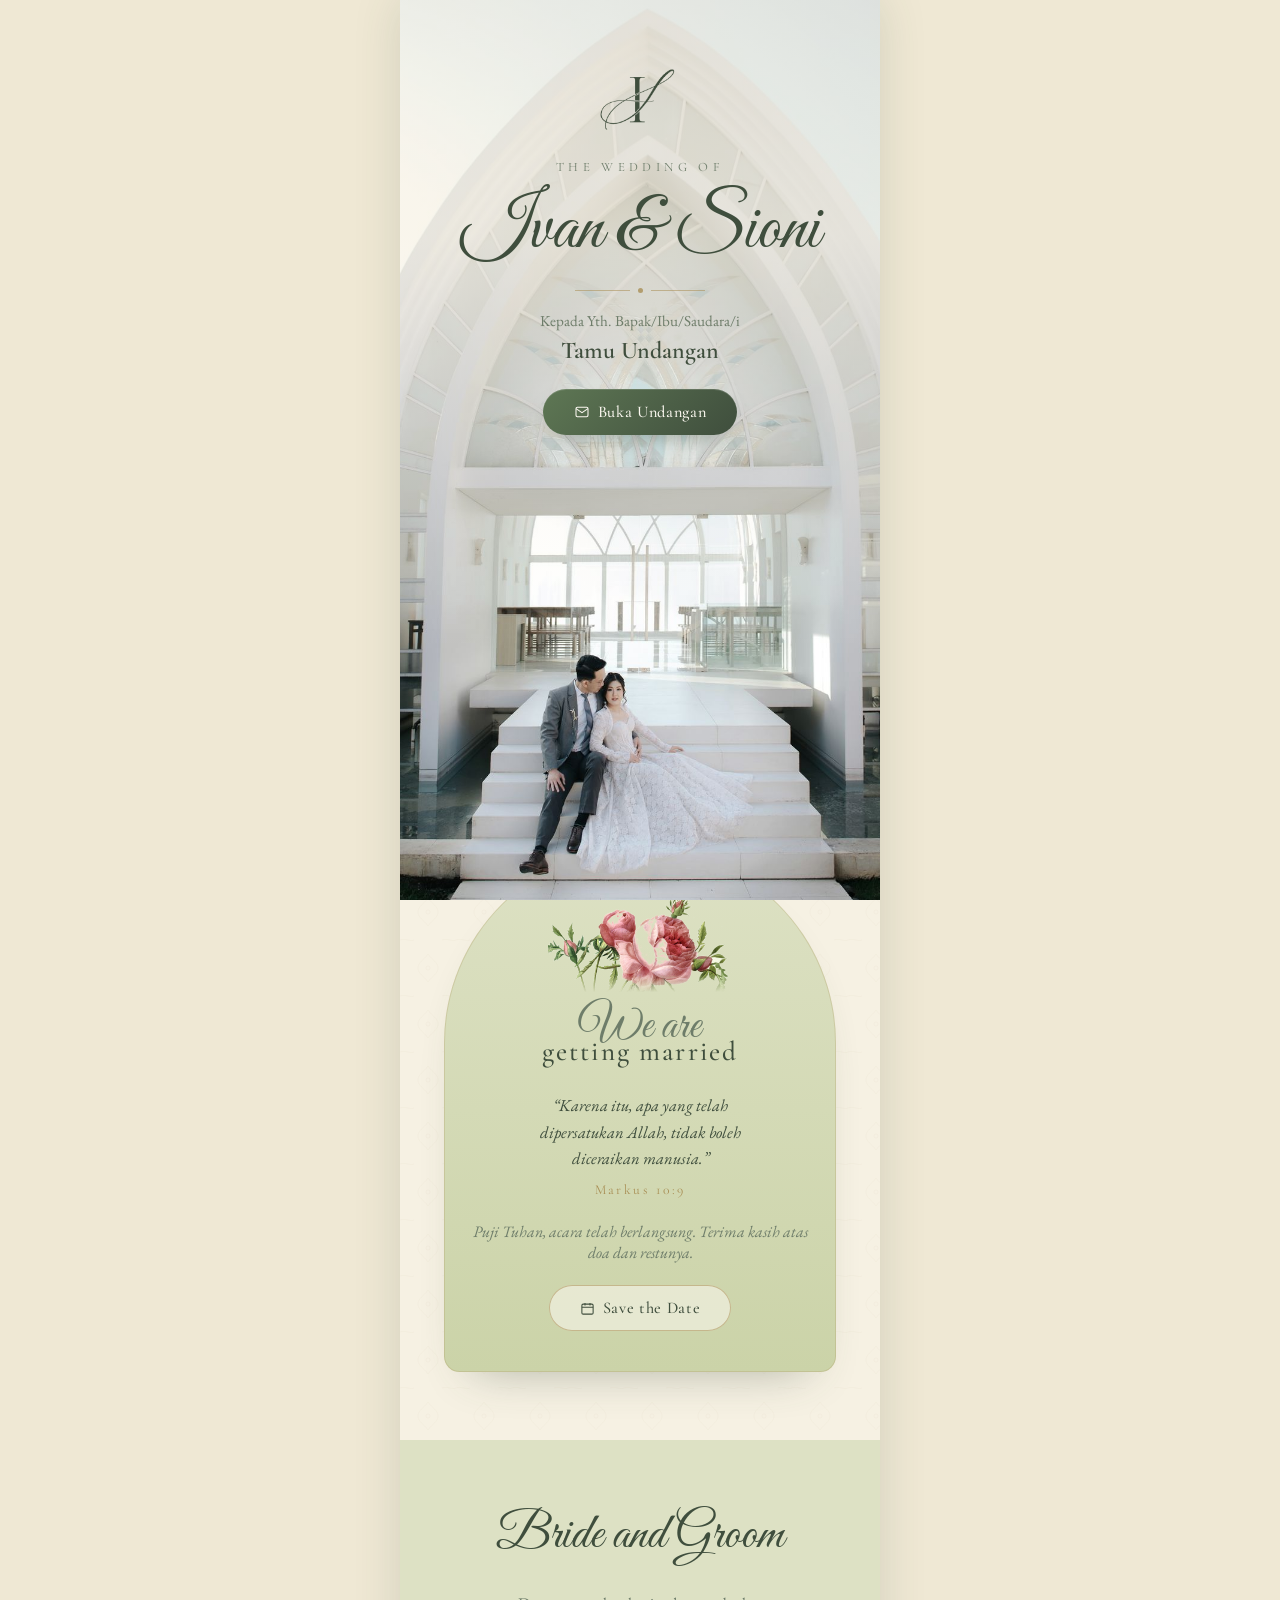
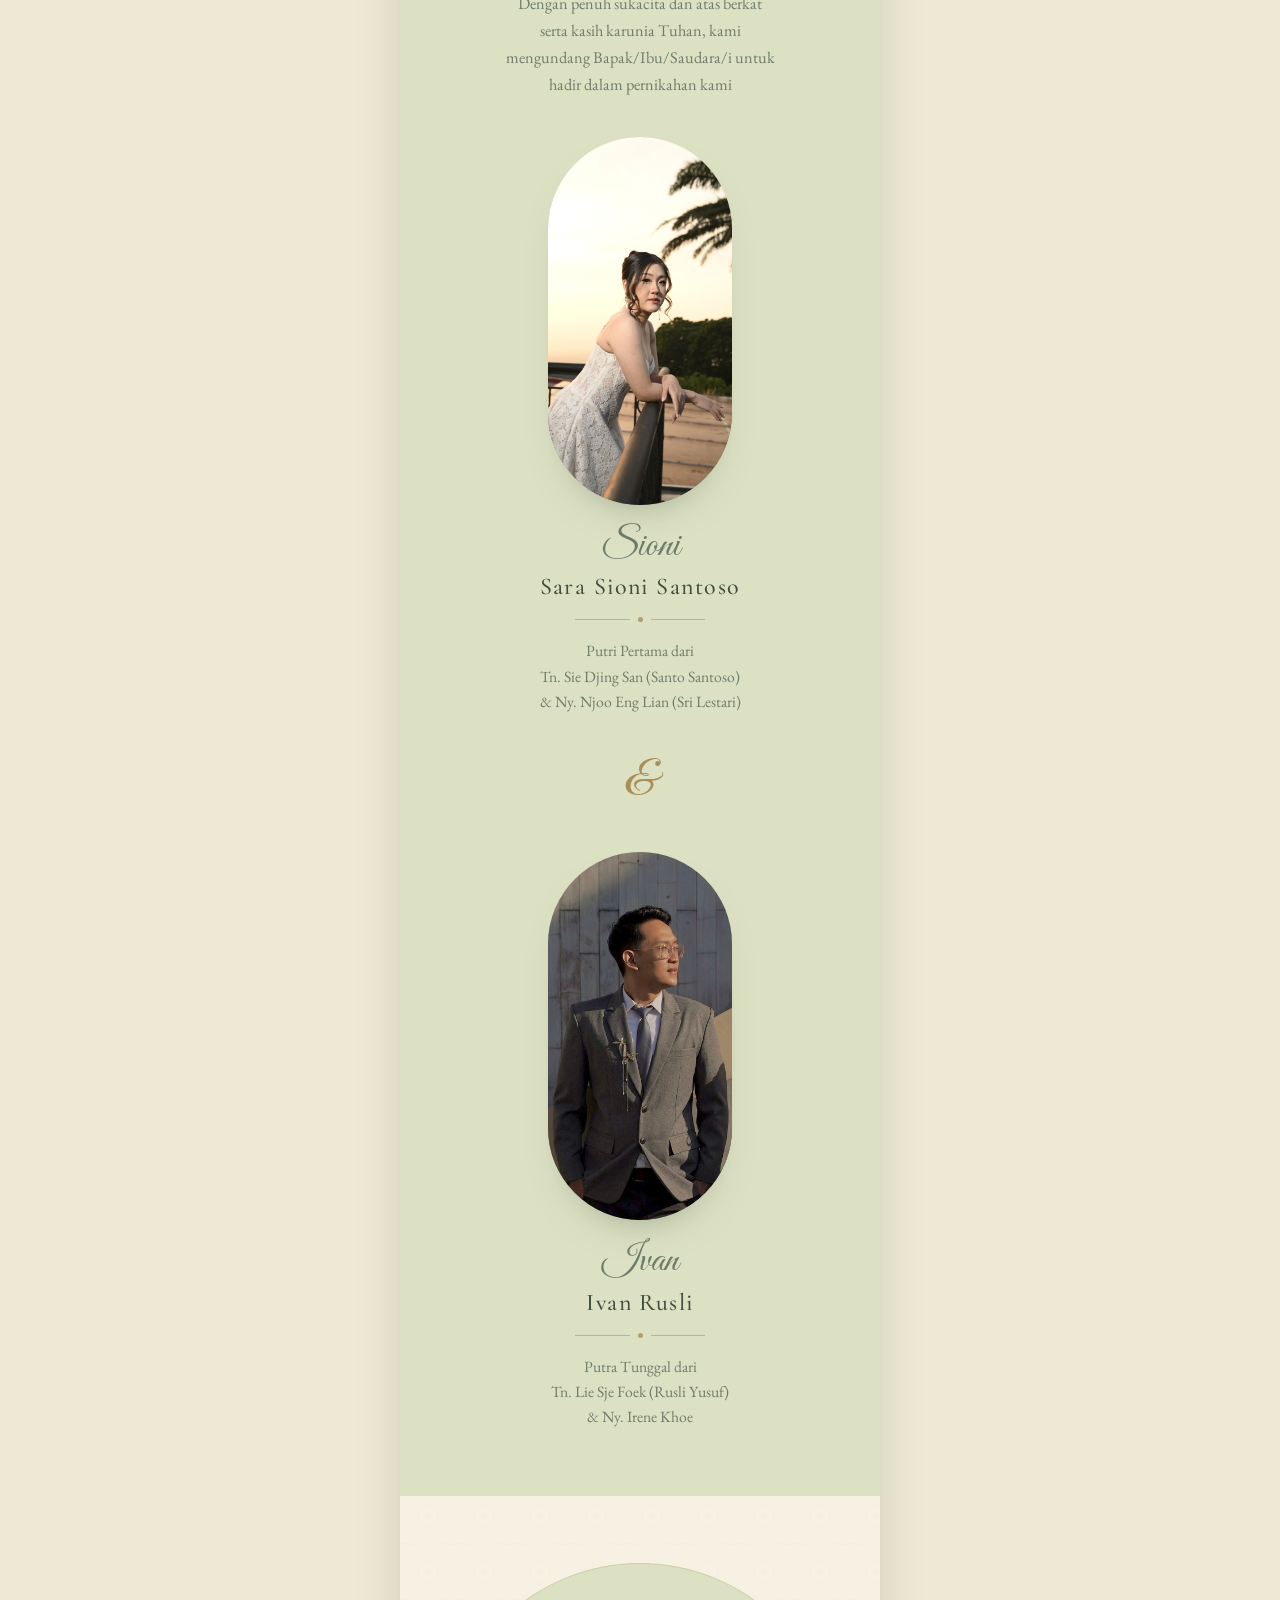
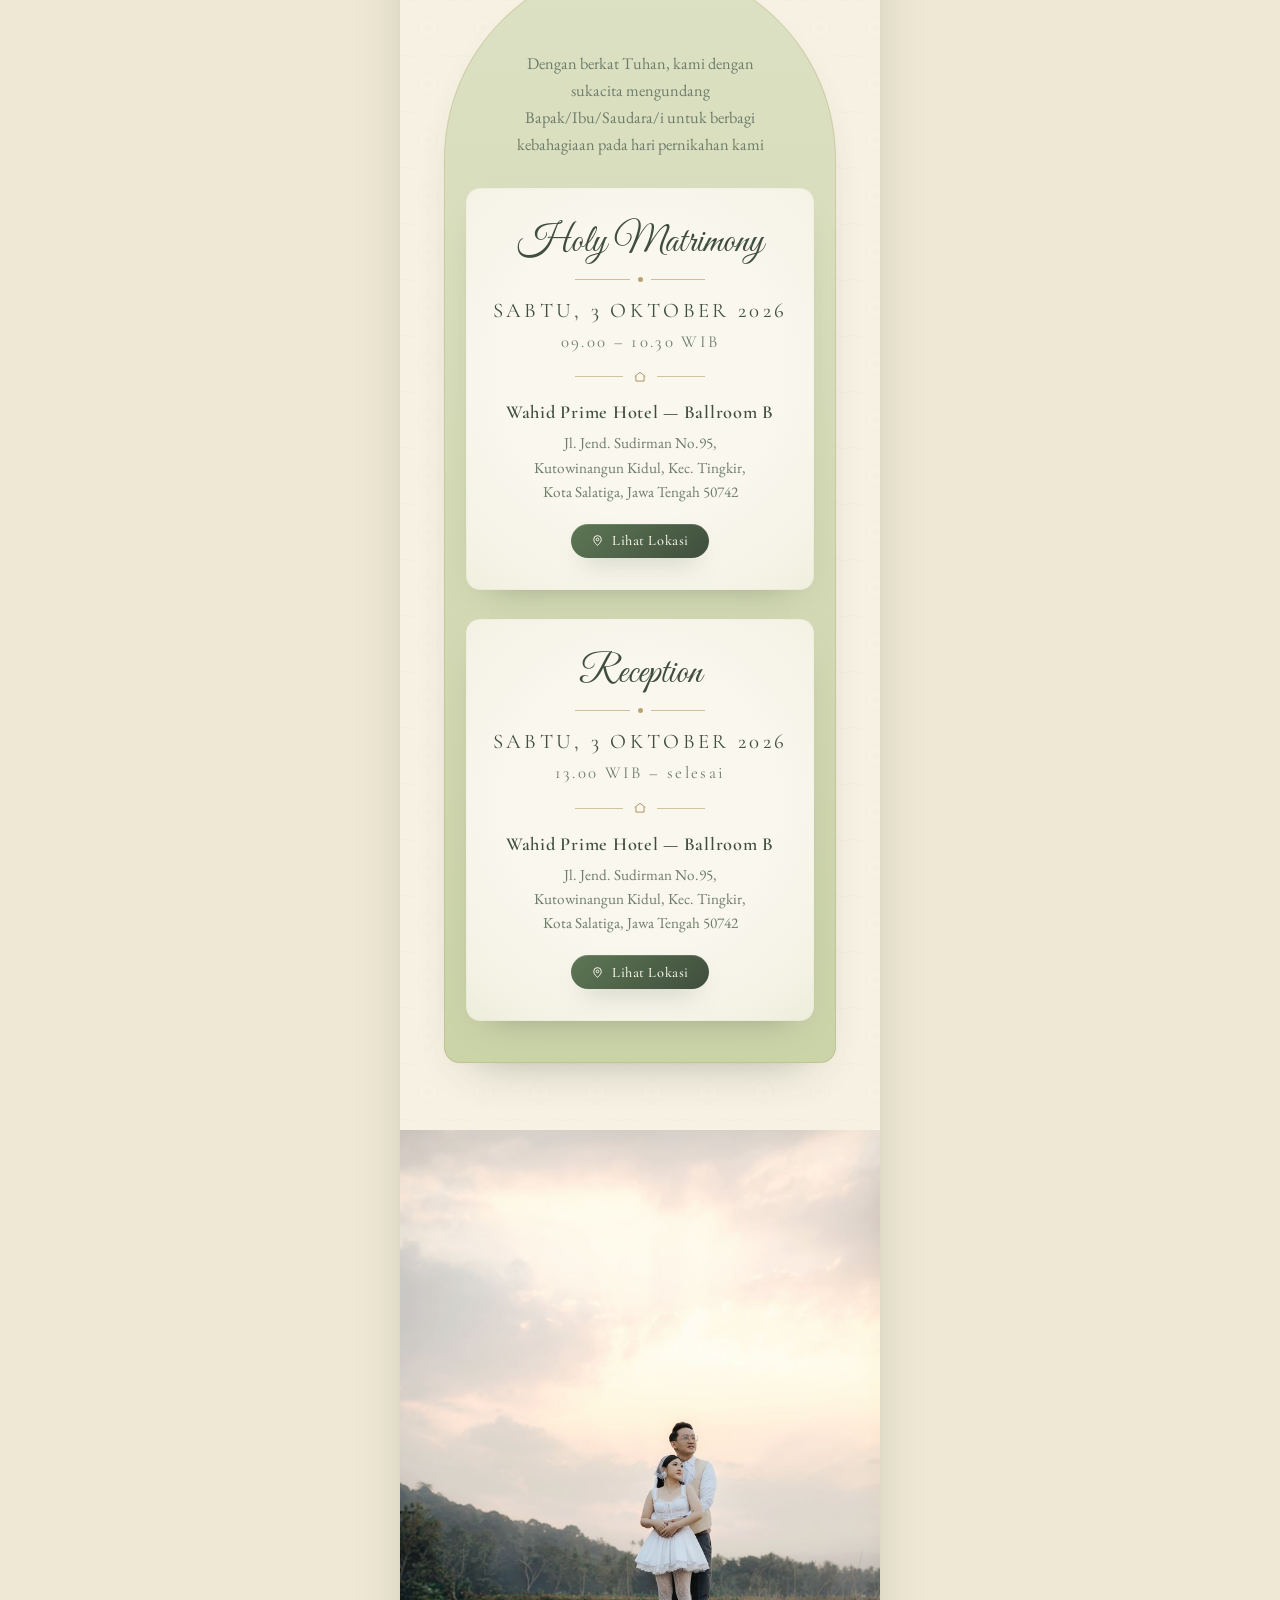
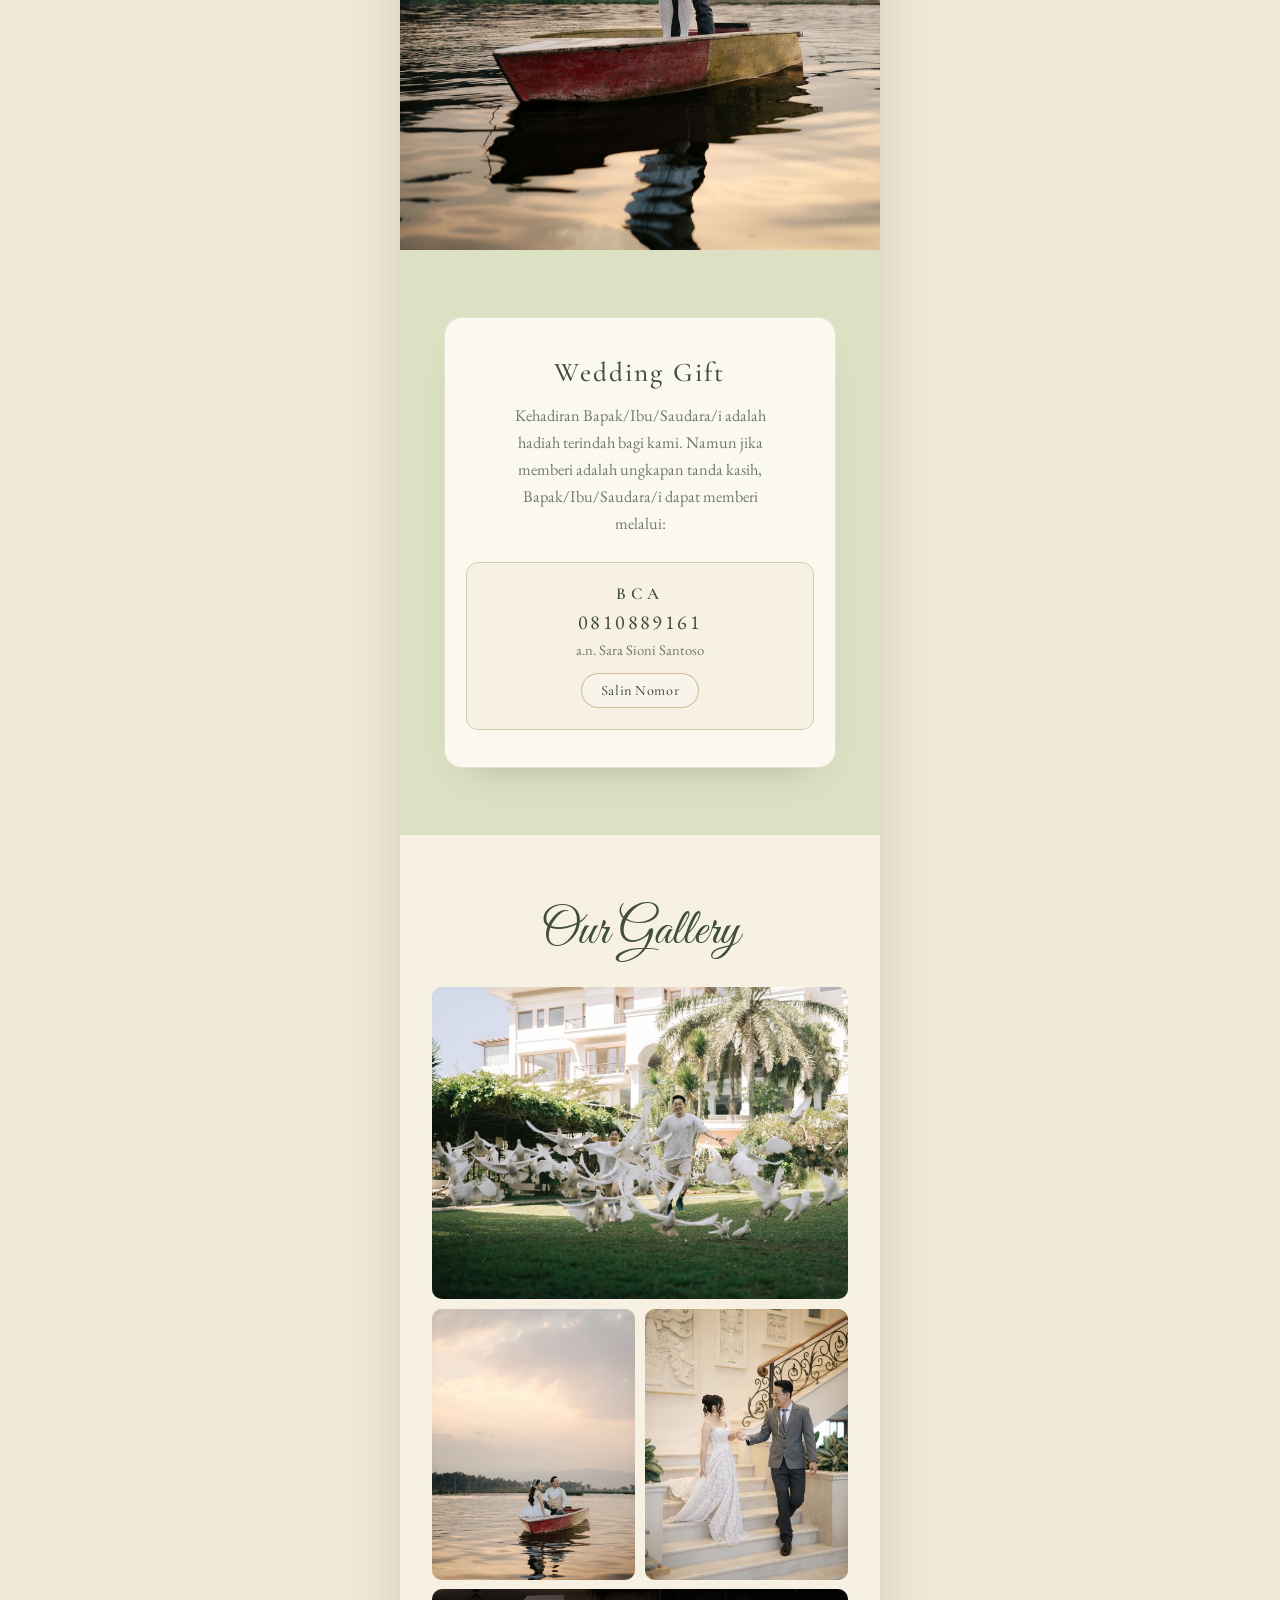
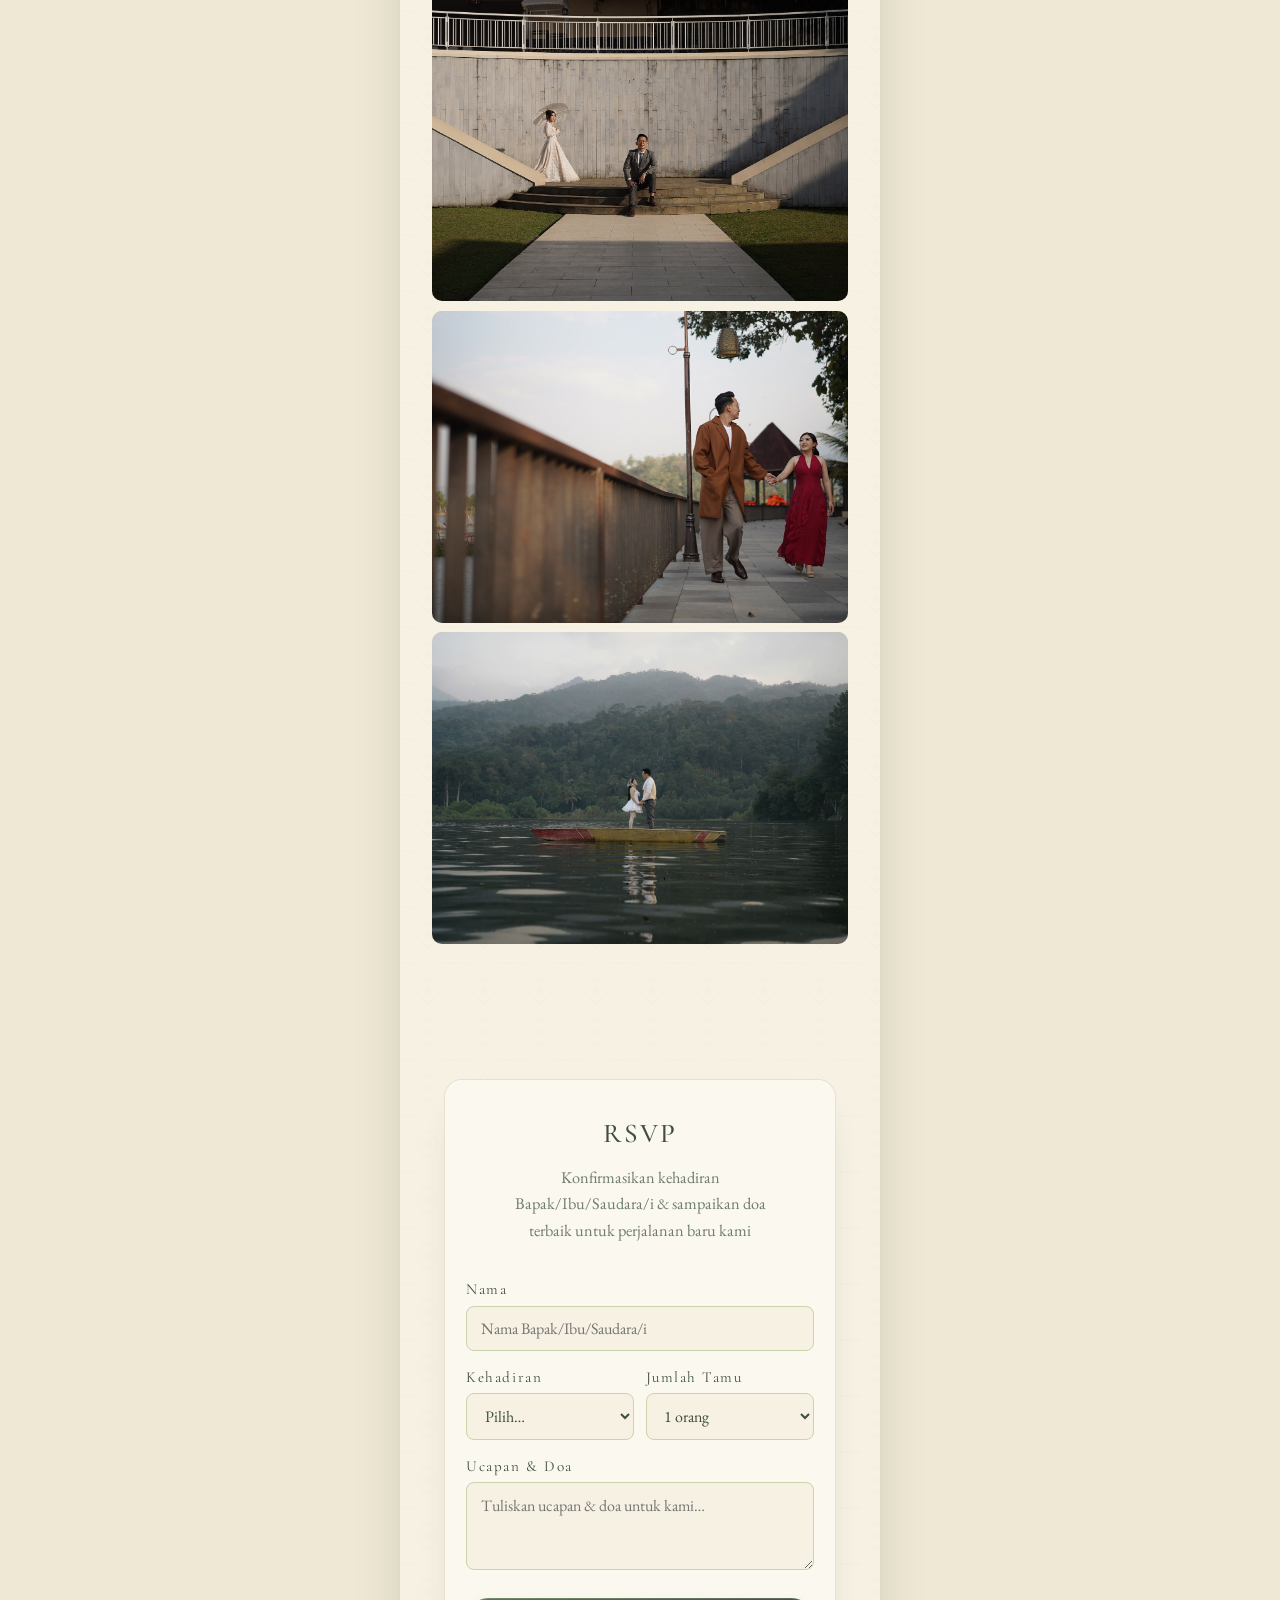
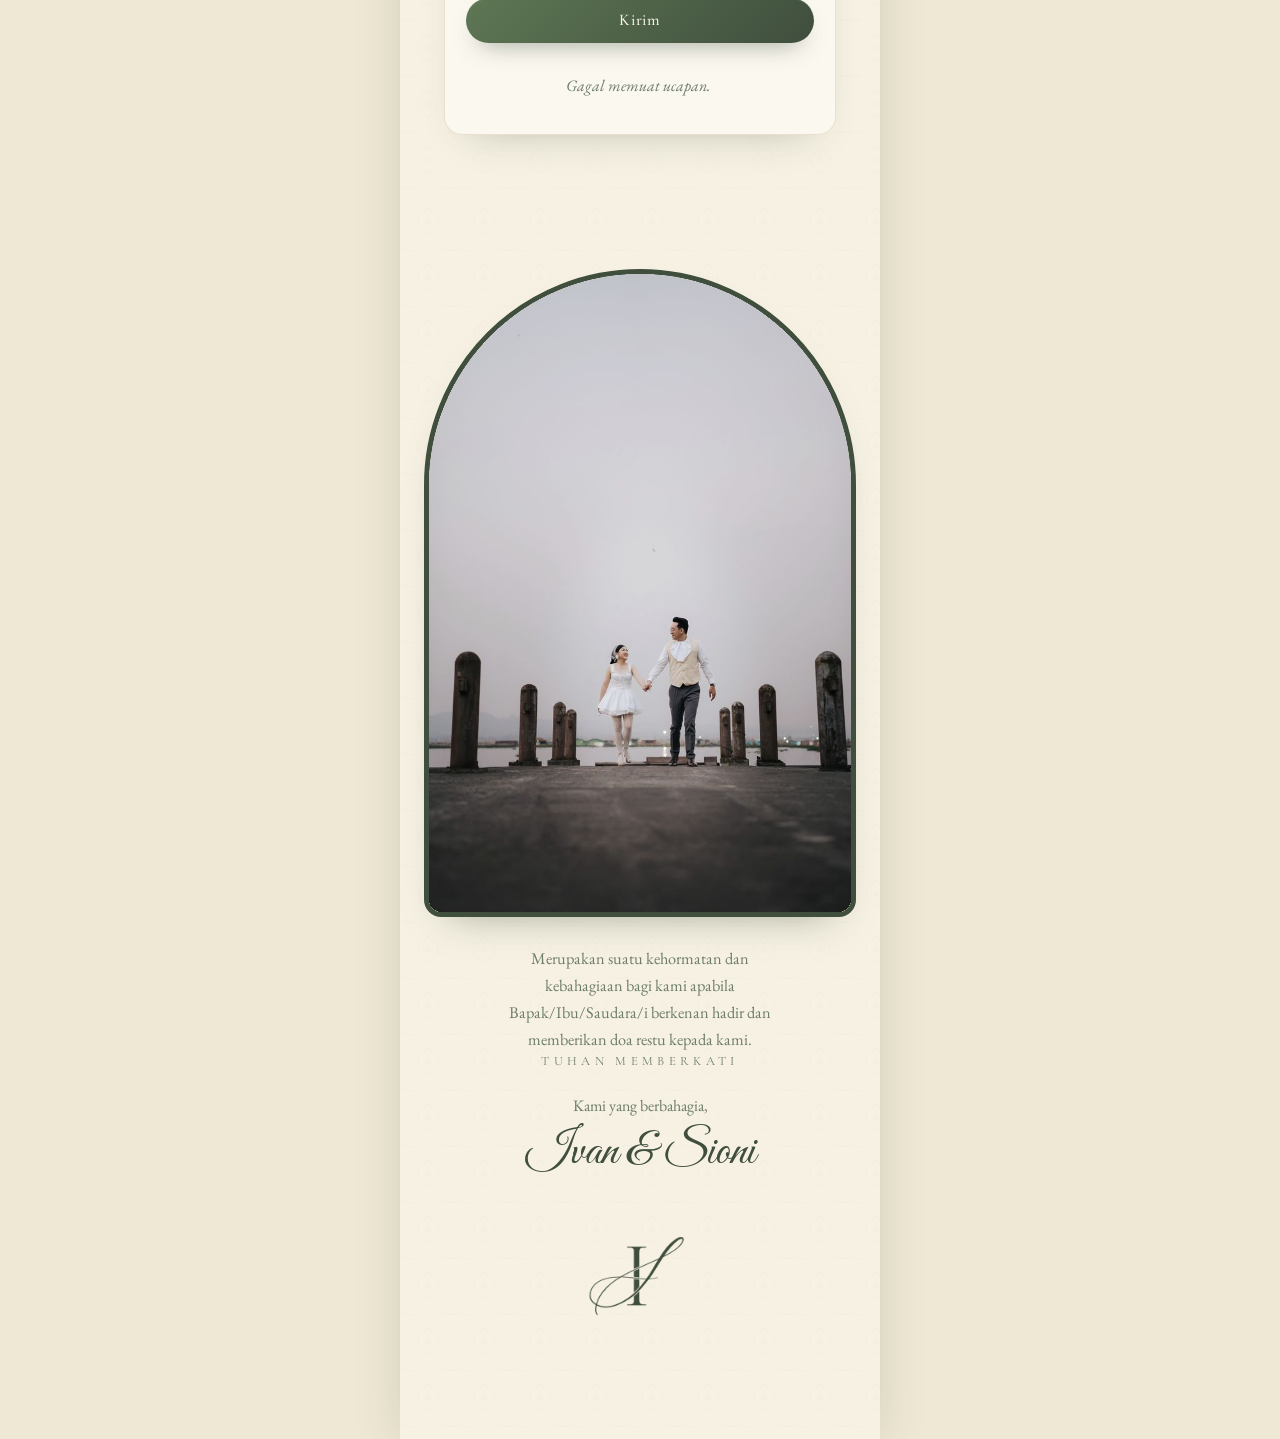
<file: index.html>
<!DOCTYPE html>
<html lang="id">
<head>
  <meta charset="UTF-8" />
  <meta name="viewport" content="width=device-width, initial-scale=1.0, viewport-fit=cover" />
  <title>The Wedding of Ivan &amp; Sioni</title>
  <meta name="description" content="Undangan pernikahan Ivan & Sioni" />
  <meta property="og:title" content="The Wedding of Ivan & Sioni" />
  <meta property="og:description" content="Kami mengundang Bapak/Ibu/Saudara/i untuk hadir di hari bahagia kami." />
  <meta property="og:type" content="website" />
  <meta property="og:url" content="https://ivanruslimcdohl.github.io/wedding-ivan-sioni/" />
  <meta property="og:site_name" content="The Wedding of Ivan &amp; Sioni" />
  <meta property="og:image" content="https://ivanruslimcdohl.github.io/wedding-ivan-sioni/assets/img/og-image.jpg" />
  <meta property="og:image:secure_url" content="https://ivanruslimcdohl.github.io/wedding-ivan-sioni/assets/img/og-image.jpg" />
  <meta property="og:image:type" content="image/jpeg" />
  <meta property="og:image:width" content="1200" />
  <meta property="og:image:height" content="630" />
  <meta property="og:image:alt" content="Ivan &amp; Sioni" />
  <meta name="twitter:card" content="summary_large_image" />
  <meta name="twitter:title" content="The Wedding of Ivan &amp; Sioni" />
  <meta name="twitter:description" content="Kami mengundang Bapak/Ibu/Saudara/i untuk hadir di hari bahagia kami." />
  <meta name="twitter:image" content="https://ivanruslimcdohl.github.io/wedding-ivan-sioni/assets/img/og-image.jpg" />
  <meta name="theme-color" content="#F6F1E3" />

  <link rel="preconnect" href="https://fonts.googleapis.com" />
  <link rel="preconnect" href="https://fonts.gstatic.com" crossorigin />
  <link href="https://fonts.googleapis.com/css2?family=Cormorant+Garamond:ital,wght@0,400;0,500;0,600;1,400;1,500&family=EB+Garamond:ital,wght@0,400;0,500;1,400&family=Great+Vibes&display=swap" rel="stylesheet" />
  <link rel="stylesheet" href="css/style.css?v=fresco62" />
</head>
<body class="locked assemble">

  <!-- ============ KOLEKSI GAMBAR (dipakai ulang via <use>) ============ -->
  <svg width="0" height="0" style="position:absolute" aria-hidden="true">
    <defs>
      <linearGradient id="gSky" x1="0" y1="0" x2="0" y2="1">
        <stop offset="0" stop-color="#F4EEDC"/>
        <stop offset=".55" stop-color="#EFE9D2"/>
        <stop offset="1" stop-color="#E6E2C8"/>
      </linearGradient>
      <linearGradient id="gMeadow" x1="0" y1="0" x2="0" y2="1">
        <stop offset="0" stop-color="#7C9860"/>
        <stop offset="1" stop-color="#55763F"/>
      </linearGradient>
      <linearGradient id="gHillFar" x1="0" y1="0" x2="0" y2="1">
        <stop offset="0" stop-color="#C9D4C6"/>
        <stop offset="1" stop-color="#AEBFAB"/>
      </linearGradient>
      <linearGradient id="gHillNear" x1="0" y1="0" x2="0" y2="1">
        <stop offset="0" stop-color="#9FB49B"/>
        <stop offset="1" stop-color="#87A081"/>
      </linearGradient>
      <radialGradient id="gCanopy" cx=".4" cy=".35" r=".8">
        <stop offset="0" stop-color="#9DB37E"/>
        <stop offset="1" stop-color="#77925C"/>
      </radialGradient>
      <filter id="soft" x="-30%" y="-30%" width="160%" height="160%">
        <feGaussianBlur stdDeviation="4"/>
      </filter>

      <!-- Bunga peoni sederhana -->
      <g id="peony">
        <circle r="10" fill="#E3AEBB"/>
        <circle r="6.6" cx="-2" cy="-1.6" fill="#EBC3CC"/>
        <circle r="3.8" cx="1.4" cy="1" fill="#D791A3"/>
        <circle r="1.7" cx="0" cy="0" fill="#C97B8F"/>
      </g>
      <g id="rosette">
        <circle r="8" fill="#F0E7D6"/>
        <circle r="5" cx="-1" cy="-1" fill="#F7F1E3"/>
        <circle r="2.4" fill="#E2CFA9"/>
      </g>
      <g id="lilac">
        <circle r="7" fill="#C9B7CE"/>
        <circle r="4.2" cx="1.2" cy="-1" fill="#D8CADB"/>
        <circle r="1.8" fill="#A98FB1"/>
      </g>
      <g id="leafSprig">
        <path d="M0 0 Q6 -14 2 -26" fill="none" stroke="#7C9367" stroke-width="1.6" stroke-linecap="round"/>
        <ellipse cx="-3" cy="-9" rx="3.4" ry="7" fill="#8AA271" transform="rotate(-24 -3 -9)"/>
        <ellipse cx="7" cy="-16" rx="3" ry="6.4" fill="#7C9367" transform="rotate(18 7 -16)"/>
      </g>

      <!-- Merpati kertas -->
      <g id="dove">
        <path d="M-14 8 Q-4 2 2 2 Q14 0 24 -6 Q16 4 6 7 Q-2 10 -14 8 Z" fill="#FBF8F0" stroke="#C9C2AE" stroke-width=".8"/>
        <path class="dv-wing" d="M4 2 Q0 -10 10 -20 Q13 -8 9 0 Z" fill="#EFE8D4" stroke="#C9C2AE" stroke-width=".8"/>
        <circle cx="20" cy="-4" r=".9" fill="#6E7D6A"/>
      </g>

      <!-- Kupu-kupu -->
      <g id="butterfly">
        <g class="bf-wing bf-wing-l">
          <path d="M0 0 C-10 -12 -22 -10 -20 -2 C-19 4 -8 6 0 2 Z" fill="#8FA8C6" opacity=".9"/>
          <path d="M0 2 C-9 8 -16 14 -11 17 C-7 19 -2 12 0 6 Z" fill="#6E8BAF" opacity=".9"/>
        </g>
        <g class="bf-wing bf-wing-r">
          <path d="M0 0 C10 -12 22 -10 20 -2 C19 4 8 6 0 2 Z" fill="#8FA8C6" opacity=".9"/>
          <path d="M0 2 C9 8 16 14 11 17 C7 19 2 12 0 6 Z" fill="#6E8BAF" opacity=".9"/>
        </g>
        <ellipse cx="0" cy="4" rx="1.4" ry="6" fill="#4C5B49"/>
      </g>

      <!-- Buket untuk mahkota kartu -->
      <g id="bouquet">
        <use href="#leafSprig" transform="translate(-26 6) rotate(-38) scale(1.25)"/>
        <use href="#leafSprig" transform="translate(26 6) rotate(38) scale(-1.25 1.25)"/>
        <use href="#leafSprig" transform="translate(-8 2) rotate(-10)"/>
        <use href="#leafSprig" transform="translate(10 2) rotate(12) scale(-1 1)"/>
        <use href="#lilac" transform="translate(-24 -2) scale(.9)"/>
        <use href="#lilac" transform="translate(25 -3) scale(.8)"/>
        <use href="#rosette" transform="translate(-12 -8)"/>
        <use href="#rosette" transform="translate(14 -7) scale(.9)"/>
        <use href="#peony" transform="translate(0 -12) scale(1.15)"/>
        <use href="#peony" transform="translate(-30 4) scale(.55)"/>
        <use href="#peony" transform="translate(30 4) scale(.55)"/>
      </g>

      <!-- Perlengkapan mural vintage -->
      <linearGradient id="gHaze" x1="0" y1="0" x2="0" y2="1">
        <stop offset="0" stop-color="#F2ECD9" stop-opacity=".9"/>
        <stop offset="1" stop-color="#F2ECD9" stop-opacity="0"/>
      </linearGradient>
      <filter id="leafy" x="-30%" y="-30%" width="160%" height="160%">
        <feGaussianBlur stdDeviation="1"/>
      </filter>
      <!-- Gumpalan dedaunan bergerigi (warna via atribut color) -->
      <g id="clump">
        <path fill="currentColor" d="M-24 6 C-31 0 -28 -11 -18 -13 C-17 -21 -6 -25 2 -20 C12 -25 23 -19 22 -9 C30 -4 27 8 17 10 C13 17 0 19 -7 13 C-17 16 -25 13 -24 6 Z"/>
        <path fill="#1E2A18" opacity=".18" d="M-20 8 C-24 4 -22 -2 -15 -3 C-8 -6 2 -4 6 2 C10 8 4 13 -4 12 C-12 13 -18 12 -20 8 Z"/>
        <path fill="#F7F3E4" opacity=".16" d="M-2 -16 C4 -20 14 -17 16 -10 C18 -5 13 -1 6 -2 C-1 -1 -6 -5 -5 -10 C-5 -13 -4 -15 -2 -16 Z"/>
      </g>
      <!-- Bunga mekar bergaya lukisan (warna via atribut color) -->
      <g id="bloom">
        <circle r="11" fill="currentColor"/>
        <circle cx="-5.5" cy="-3.5" r="6.5" fill="#FFFDF6" opacity=".3"/>
        <circle cx="5" cy="4.5" r="7" fill="#3A2A22" opacity=".12"/>
        <circle cx="2" cy="-4.5" r="5.5" fill="#FFFDF6" opacity=".22"/>
        <circle r="3.2" fill="#3A2A22" opacity=".2"/>
      </g>

      <!-- MURAL vintage: lembah berkabut, pohon membingkai, rusa jantan, pagar & bunga -->
      <g id="muralArt">
        <rect id="mSky" width="480" height="680" fill="url(#gSky)"/>
        <g id="mClouds" filter="url(#soft)" opacity=".55">
          <ellipse cx="140" cy="110" rx="110" ry="30" fill="#DDD9C4"/>
          <ellipse cx="350" cy="170" rx="130" ry="34" fill="#D6D3BE"/>
          <ellipse cx="240" cy="250" rx="150" ry="36" fill="#DCD8C3" opacity=".8"/>
          <ellipse cx="70" cy="300" rx="90" ry="26" fill="#D2D0BC" opacity=".8"/>
          <ellipse cx="420" cy="80" rx="80" ry="22" fill="#E2DEC9"/>
        </g>

        <path id="mHill1" d="M0 430 Q60 380 110 402 Q160 330 235 296 Q300 330 340 392 Q400 356 440 400 Q462 412 480 406 L480 680 L0 680 Z" fill="url(#gHillFar)"/>
        <path id="mHill2" d="M0 480 Q80 424 150 452 Q230 408 310 446 Q390 420 480 462 L480 680 L0 680 Z" fill="url(#gHillNear)"/>
        <rect x="0" y="430" width="480" height="70" fill="url(#gHaze)" opacity=".7"/>
        <path id="mHill3" d="M0 528 Q120 496 240 512 Q370 528 480 508 L480 680 L0 680 Z" fill="url(#gMeadow)"/>

        <!-- pohon kiri: kanopi menggantung membingkai sudut atas -->
        <g id="mTreeL">
          <path d="M-6 208 C 40 196, 78 176, 112 150 M-6 130 C 30 122, 60 104, 84 84 M-4 268 C 32 258, 60 244, 82 228"
                stroke="#55462F" stroke-width="5.5" fill="none" stroke-linecap="round"/>
          <use href="#clump" color="#43603D" transform="translate(28 78) scale(1.5)"/>
          <use href="#clump" color="#5C7A50" transform="translate(84 60) scale(1.25) rotate(-12)"/>
          <use href="#clump" color="#4E6A45" transform="translate(56 96) scale(1.4) rotate(8)"/>
          <use href="#clump" color="#43603D" transform="translate(120 118) scale(1.15) rotate(10)"/>
          <use href="#clump" color="#6B8659" transform="translate(58 132) scale(1.35)"/>
          <use href="#clump" color="#4E6A45" transform="translate(92 148) scale(1.3) rotate(-6)"/>
          <use href="#clump" color="#5C7A50" transform="translate(112 172) scale(1.05) rotate(-8)"/>
          <use href="#clump" color="#43603D" transform="translate(30 176) scale(1.3) rotate(6)"/>
          <use href="#clump" color="#5C7A50" transform="translate(56 200) scale(1.25) rotate(10)"/>
          <use href="#clump" color="#6B8659" transform="translate(74 216) scale(1.1)"/>
          <use href="#clump" color="#43603D" transform="translate(44 228) scale(1.15) rotate(-6)"/>
          <use href="#clump" color="#5C7A50" transform="translate(24 246) scale(1.05) rotate(-10)"/>
          <use href="#clump" color="#43603D" transform="translate(96 254) scale(.85)"/>
        </g>

        <!-- pohon kanan -->
        <g id="mTreeR">
          <path d="M486 190 C 440 180, 404 160, 372 132 M486 112 C 452 104, 424 88, 402 66 M484 248 C 450 240, 424 226, 404 210"
                stroke="#55462F" stroke-width="5.5" fill="none" stroke-linecap="round"/>
          <use href="#clump" color="#43603D" transform="translate(452 66) scale(1.5)"/>
          <use href="#clump" color="#5C7A50" transform="translate(398 52) scale(1.2) rotate(12)"/>
          <use href="#clump" color="#4E6A45" transform="translate(426 92) scale(1.4) rotate(-8)"/>
          <use href="#clump" color="#6B8659" transform="translate(362 106) scale(1.15) rotate(-8)"/>
          <use href="#clump" color="#43603D" transform="translate(424 122) scale(1.35)"/>
          <use href="#clump" color="#4E6A45" transform="translate(392 138) scale(1.3) rotate(6)"/>
          <use href="#clump" color="#5C7A50" transform="translate(372 162) scale(1.05) rotate(8)"/>
          <use href="#clump" color="#43603D" transform="translate(448 168) scale(1.25) rotate(-6)"/>
          <use href="#clump" color="#5C7A50" transform="translate(424 190) scale(1.2) rotate(-10)"/>
          <use href="#clump" color="#6B8659" transform="translate(408 206) scale(1.05)"/>
          <use href="#clump" color="#43603D" transform="translate(444 218) scale(1.1) rotate(8)"/>
          <use href="#clump" color="#5C7A50" transform="translate(456 238) scale(1) rotate(10)"/>
          <!-- pohon kecil di kejauhan -->
          <path d="M448 470 C 448 452, 447 436, 448 420" stroke="#6B5A42" stroke-width="3.5" fill="none" stroke-linecap="round"/>
          <use href="#clump" color="#7E9468" transform="translate(447 408) scale(.7)"/>
          <use href="#clump" color="#6B8659" transform="translate(432 424) scale(.55) rotate(-10)"/>
          <use href="#clump" color="#7E9468" transform="translate(462 426) scale(.5) rotate(12)"/>
        </g>

        <!-- rusa jantan di padang -->
        <g id="mDeer">
          <g stroke="#6B4A2E" fill="none" stroke-linecap="round">
            <path d="M209 470 C 204 452, 206 434, 216 420 M215 470 C 216 450, 224 432, 238 422" stroke-width="3.6"/>
            <path d="M207 456 C 199 449, 195 440, 195 432 M210 442 C 203 435, 201 427, 202 419 M216 420 C 221 412, 229 407, 238 406
                     M221 452 C 228 444, 236 441, 243 442 M229 438 C 236 429, 244 425, 251 426 M238 422 C 245 414, 254 410, 262 410" stroke-width="2.4"/>
          </g>
          <path fill="#8B5F3C" d="M212 555 C 208 538, 222 528, 244 527 C 268 526, 288 532, 293 548 C 297 562, 293 576, 281 581 C 262 587, 238 587, 224 581 C 213 576, 208 566, 212 555 Z"/>
          <path fill="#8B5F3C" d="M222 540 C 215 524, 210 506, 206 488 L 224 481 C 229 498, 232 516, 237 533 Z"/>
          <path fill="#8B5F3C" d="M206 489 C 198 487, 191 482, 188 475 C 186 470, 189 466, 194 467 L 211 471 C 217 474, 219 481, 215 486 C 212 489, 209 490, 206 489 Z"/>
          <circle cx="190" cy="471" r="1.8" fill="#3A2A1C"/>
          <ellipse cx="223" cy="465" rx="3.6" ry="7.5" fill="#7E5636" transform="rotate(-28 223 465)"/>
          <path fill="#F2E8D8" opacity=".8" d="M219 534 C 213 540, 210 550, 212 560 C 215 566, 221 565, 223 557 C 225 547, 223 539, 219 534 Z"/>
          <path fill="#7E5636" d="M291 544 C 297 540, 302 544, 298 550 C 295 553, 290 551, 291 544 Z"/>
          <g stroke="#7E5636" stroke-width="5" fill="none" stroke-linecap="round">
            <path d="M232 583 C 230 604, 229 622, 228 638 M250 585 C 250 606, 250 624, 251 640 M272 582 C 278 600, 277 618, 275 638 M286 576 C 293 596, 292 616, 290 636"/>
          </g>
          <g stroke="#4A3A28" stroke-width="5" stroke-linecap="round">
            <path d="M228 638 L 227.5 646 M251 640 L 251 648 M275 638 L 274.5 646 M290 636 L 289.5 644"/>
          </g>
        </g>

        <!-- pagar kayu & gerombolan bunga -->
        <g id="mFlora">
          <g fill="#8A6B48" stroke="#6B5138" stroke-width="1.4">
            <rect x="16" y="560" width="10" height="52" rx="4" transform="rotate(-3 21 586)"/>
            <rect x="52" y="556" width="10" height="54" rx="4"/>
            <rect x="88" y="559" width="10" height="52" rx="4" transform="rotate(3 93 585)"/>
            <rect x="124" y="562" width="10" height="48" rx="4" transform="rotate(-2 129 586)"/>
            <rect x="8" y="572" width="134" height="7" rx="3.5"/>
            <rect x="8" y="592" width="134" height="7" rx="3.5"/>
          </g>
          <g fill="#8A6B48" stroke="#6B5138" stroke-width="1.4">
            <rect x="352" y="556" width="10" height="54" rx="4" transform="rotate(2 357 583)"/>
            <rect x="388" y="552" width="10" height="56" rx="4"/>
            <rect x="424" y="556" width="10" height="52" rx="4" transform="rotate(-3 429 582)"/>
            <rect x="458" y="560" width="10" height="50" rx="4"/>
            <rect x="346" y="568" width="128" height="7" rx="3.5"/>
            <rect x="346" y="588" width="128" height="7" rx="3.5"/>
          </g>
          <g filter="url(#leafy)">
            <use href="#clump" color="#4E683C" transform="translate(46 634) scale(1.5)"/>
            <use href="#clump" color="#5F7B49" transform="translate(112 648) scale(1.3) rotate(8)"/>
            <use href="#clump" color="#4E683C" transform="translate(420 640) scale(1.55) rotate(-6)"/>
            <use href="#clump" color="#5F7B49" transform="translate(356 654) scale(1.25)"/>
          </g>
          <use href="#leafSprig" transform="translate(96 606) scale(1.7) rotate(14)"/>
          <use href="#leafSprig" transform="translate(20 612) scale(1.6) rotate(-20)"/>
          <use href="#leafSprig" transform="translate(388 602) scale(-1.7 1.7) rotate(-12)"/>
          <use href="#leafSprig" transform="translate(462 610) scale(-1.6 1.6) rotate(16)"/>
          <use href="#bloom" color="#D9A0AC" transform="translate(38 608) scale(1.35)"/>
          <use href="#bloom" color="#F2E8D8" transform="translate(82 596) scale(1.05)"/>
          <use href="#bloom" color="#B9A6C6" transform="translate(16 640) scale(1.15)"/>
          <use href="#bloom" color="#F7F3EA" transform="translate(70 644) scale(1.25)"/>
          <use href="#bloom" color="#C87F92" transform="translate(114 626) scale(.95)"/>
          <use href="#bloom" color="#D9A0AC" transform="translate(128 594) scale(.8)"/>
          <use href="#bloom" color="#F7F3EA" transform="translate(444 600) scale(1.3)"/>
          <use href="#bloom" color="#C87F92" transform="translate(400 612) scale(1.1)"/>
          <use href="#bloom" color="#B9A6C6" transform="translate(468 636) scale(1.05)"/>
          <use href="#bloom" color="#D9A0AC" transform="translate(418 648) scale(1.2)"/>
          <use href="#bloom" color="#F2E8D8" transform="translate(368 632) scale(.9)"/>
          <use href="#bloom" color="#B9A6C6" transform="translate(360 598) scale(.75)"/>
        </g>

        <g id="mBf">
          <use href="#butterfly" transform="translate(148 520) scale(.5) rotate(-10)"/>
          <use href="#butterfly" transform="translate(330 490) scale(.4) rotate(12)"/>
        </g>
      </g>
    </defs>
  </svg>

  <!-- ============ SAMPUL / GERBANG ============ -->
  <div id="cover" class="cover">
    <svg class="cover-art art-main" viewBox="0 0 480 680" preserveAspectRatio="xMidYMid slice">
      <use href="#mSky"/>
      <use class="m-cloud" href="#mClouds"/>
      <use class="m-hill1" href="#mHill1"/>
      <use class="m-hill2" href="#mHill2"/>
      <use class="m-hill3" href="#mHill3"/>
      <use class="m-tree-l" href="#mTreeL"/>
      <use class="m-tree-r" href="#mTreeR"/>
      <use class="m-deer" href="#mDeer"/>
      <use class="m-flora" href="#mFlora"/>
      <use class="m-bf" href="#mBf"/>
    </svg>
    <img id="cover-photo" class="cover-photo" alt="" hidden />
    <div class="cover-veil"></div>
    <div class="cover-inner">
      <img class="cover-mono cv" style="--d:.05s" src="assets/img/monogram.png?v=2" alt="" aria-hidden="true" />
      <p class="eyebrow cv" style="--d:.15s">The Wedding Of</p>
      <h1 class="script cover-names cv" style="--d:.35s">Ivan <span class="amp">&amp;</span> Sioni</h1>
      <div class="rule-dot cv" style="--d:.55s"><span></span></div>
      <p id="to-label" class="to-label cv" style="--d:.7s">Kepada Yth. Bapak/Ibu/Saudara/i</p>
      <p id="guest-name" class="guest-name cv" style="--d:.85s">Tamu Undangan</p>
      <button id="open-btn" class="btn shine cv" style="--d:1s">
        <svg viewBox="0 0 24 24" width="16" height="16" fill="none" stroke="currentColor" stroke-width="1.6" aria-hidden="true"><rect x="3" y="5" width="18" height="14" rx="2"/><path d="M3 7l9 6 9-6"/></svg>
        Buka Undangan
      </button>
    </div>
  </div>

  <!-- Musik -->
  <audio id="bg-music" preload="none"></audio>
  <button id="music-btn" class="music-btn" hidden aria-label="Putar / jeda musik">
    <svg viewBox="0 0 24 24" width="18" height="18" fill="currentColor" aria-hidden="true"><path d="M9 18.5a2.5 2.5 0 1 1-2.5-2.5c.17 0 .34.02.5.05V6l11-2v11.5a2.5 2.5 0 1 1-2.5-2.5c.17 0 .34.02.5.05V7.6l-7 1.27v9.63Z"/></svg>
  </button>

  <!-- ============ KOLOM UNDANGAN ============ -->
  <main class="column">

    <!-- 1. PEMBUKA: mural + nama -->
    <section class="panel panel-hero">
      <div class="hero-art art-main" aria-hidden="true">
        <img class="mm" src="assets/img/mural/sky.jpg" alt="" />
        <img class="mm m-cloud" src="assets/img/mural/clouds.png" alt="" />
        <img class="mm m-hill1" src="assets/img/mural/mtn.png" alt="" />
        <img class="mm m-hill3" src="assets/img/mural/meadow.png?v=2" alt="" />
        <img class="mm m-tree-l" src="assets/img/mural/tree-l.png?v=2" alt="" />
        <img class="mm m-tree-r" src="assets/img/mural/tree-r.png?v=2" alt="" />
        <img class="mm m-deer" src="assets/img/mural/swans.png?v=2" alt="" />
        <img class="mm m-flora" src="assets/img/mural/flora.png?v=2" alt="" />
        <img class="mm m-bf" src="assets/img/mural/bf.png" alt="" />
      </div>
      <div class="hero-grad"></div>
      <svg class="hero-dove" viewBox="-20 -26 50 42" aria-hidden="true"><use href="#dove"/></svg>
      <svg class="hero-dove hero-dove2" viewBox="-20 -26 50 42" aria-hidden="true"><use href="#dove"/></svg>
      <div class="hero-text">
        <p class="eyebrow rv">The Wedding Of</p>
        <h2 class="script hero-names rv">Ivan <span class="amp">&amp;</span> Sioni</h2>
        <p class="hero-date rv" id="hero-date">03 . 10 . 2026</p>
      </div>
    </section>

    <!-- 2. KARTU LENGKUNG: ayat + countdown -->
    <section class="panel panel-cream texture">
      <div class="arch-card sage rv">
        <img class="crown" src="assets/img/mural/crown.png" alt="" aria-hidden="true" />
        <p class="script arch-lead">We are</p>
        <h2 class="serif-title tight">getting married</h2>
        <blockquote class="quote rv">
          <p id="quote-text"></p>
          <cite id="quote-source"></cite>
        </blockquote>
        <div id="countdown" class="countdown rv">
          <div class="count-box"><span id="cd-days">0</span><small>Hari</small></div>
          <div class="count-box"><span id="cd-hours">0</span><small>Jam</small></div>
          <div class="count-box"><span id="cd-mins">0</span><small>Menit</small></div>
          <div class="count-box"><span id="cd-secs">0</span><small>Detik</small></div>
        </div>
        <p id="countdown-over" class="countdown-over" hidden>Puji Tuhan, acara telah berlangsung. Terima kasih atas doa dan restunya.</p>
        <a id="save-date-btn" class="btn ghost rv" target="_blank" rel="noopener">
          <svg viewBox="0 0 24 24" width="15" height="15" fill="none" stroke="currentColor" stroke-width="1.7"><rect x="3" y="5" width="18" height="16" rx="2"/><path d="M3 10h18M8 3v4M16 3v4"/></svg>
          Save the Date
        </a>
      </div>
    </section>

    <!-- 3. KISAH CINTA — disembunyikan sementara (hapus `hidden` utk menampilkan lagi) -->
    <section class="panel panel-cream texture" hidden>
      <h2 class="script section-script rv">Our Love Story</h2>
      <div id="story-list" class="story-list"></div>
    </section>

    <!-- 4. MEMPELAI -->
    <section class="panel panel-sage">
      <h2 class="script section-script rv">Bride and Groom</h2>
      <p class="section-intro rv">Dengan penuh sukacita dan atas berkat serta kasih karunia Tuhan, kami mengundang Bapak/Ibu/Saudara/i untuk hadir dalam pernikahan kami</p>

      <div class="person rv">
        <div class="arch-photo">
          <svg class="ph-art" viewBox="0 424 240 256" preserveAspectRatio="xMidYMid slice"><use href="#muralArt"/></svg>
          <img id="bride-photo" alt="Foto mempelai wanita" hidden />
          <span class="script ph-initial">S</span>
        </div>
        <p class="script person-nick">Sioni</p>
        <h3 id="bride-full" class="person-name"></h3>
        <div class="rule-dot"><span></span></div>
        <p id="bride-parents" class="person-parents"></p>
        <a id="bride-ig" class="ig-link" target="_blank" rel="noopener" hidden>
          <svg viewBox="0 0 24 24" width="13" height="13" fill="none" stroke="currentColor" stroke-width="1.8"><rect x="3" y="3" width="18" height="18" rx="5"/><circle cx="12" cy="12" r="4"/><circle cx="17.2" cy="6.8" r=".9" fill="currentColor" stroke="none"/></svg>
          <span></span>
        </a>
      </div>

      <div class="script big-amp rv">&amp;</div>

      <div class="person rv">
        <div class="arch-photo groom-full">
          <svg class="ph-art" viewBox="240 424 240 256" preserveAspectRatio="xMidYMid slice"><use href="#muralArt"/></svg>
          <img id="groom-photo" alt="Foto mempelai pria" hidden />
          <span class="script ph-initial">I</span>
        </div>
        <p class="script person-nick">Ivan</p>
        <h3 id="groom-full" class="person-name"></h3>
        <div class="rule-dot"><span></span></div>
        <p id="groom-parents" class="person-parents"></p>
        <a id="groom-ig" class="ig-link" target="_blank" rel="noopener" hidden>
          <svg viewBox="0 0 24 24" width="13" height="13" fill="none" stroke="currentColor" stroke-width="1.8"><rect x="3" y="3" width="18" height="18" rx="5"/><circle cx="12" cy="12" r="4"/><circle cx="17.2" cy="6.8" r=".9" fill="currentColor" stroke="none"/></svg>
          <span></span>
        </a>
      </div>
    </section>

    <!-- 5. ACARA -->
    <section class="panel panel-cream texture">
      <div class="arch-card sage rv">
        <p class="section-intro">Dengan berkat Tuhan, kami dengan sukacita mengundang Bapak/Ibu/Saudara/i untuk berbagi kebahagiaan pada hari pernikahan kami</p>

        <div class="event-card rv">
          <div class="ev-inner">
            <h3 id="akad-title" class="script ev-name"></h3>
            <div class="rule-dot"><span></span></div>
            <p id="akad-date" class="ev-date"></p>
            <p id="akad-time" class="ev-time"></p>
            <div class="rule-house" aria-hidden="true"><svg viewBox="0 0 24 24" width="14" height="14" fill="none" stroke="currentColor" stroke-width="1.6"><path d="M3 11l9-7 9 7M5 10v9h14v-9"/></svg></div>
            <p id="akad-venue" class="ev-venue"></p>
            <p id="akad-address" class="ev-address"></p>
            <a id="akad-maps" class="btn small" target="_blank" rel="noopener">
              <svg viewBox="0 0 24 24" width="13" height="13" fill="none" stroke="currentColor" stroke-width="1.8"><path d="M12 21s-7-5.5-7-11a7 7 0 0 1 14 0c0 5.5-7 11-7 11Z"/><circle cx="12" cy="10" r="2.5"/></svg>
              Lihat Lokasi
            </a>
          </div>
        </div>

        <div class="event-card rv">
          <div class="ev-inner">
            <h3 id="resepsi-title" class="script ev-name"></h3>
            <div class="rule-dot"><span></span></div>
            <p id="resepsi-date" class="ev-date"></p>
            <p id="resepsi-time" class="ev-time"></p>
            <div class="rule-house" aria-hidden="true"><svg viewBox="0 0 24 24" width="14" height="14" fill="none" stroke="currentColor" stroke-width="1.6"><path d="M3 11l9-7 9 7M5 10v9h14v-9"/></svg></div>
            <p id="resepsi-venue" class="ev-venue"></p>
            <p id="resepsi-address" class="ev-address"></p>
            <a id="resepsi-maps" class="btn small" target="_blank" rel="noopener">
              <svg viewBox="0 0 24 24" width="13" height="13" fill="none" stroke="currentColor" stroke-width="1.8"><path d="M12 21s-7-5.5-7-11a7 7 0 0 1 14 0c0 5.5-7 11-7 11Z"/><circle cx="12" cy="10" r="2.5"/></svg>
              Lihat Lokasi
            </a>
          </div>
        </div>
      </div>
    </section>

    <!-- Foto jeda full-width sebelum Wedding Gift -->
    <img class="photo-band rv" src="assets/img/band.jpg?v=1" alt="Ivan &amp; Sioni" />

    <!-- 6. AMPLOP DIGITAL -->
    <section class="panel panel-sage">
      <div class="plain-card rv">
        <h2 class="serif-title">Wedding Gift</h2>
        <p class="section-intro">Kehadiran Bapak/Ibu/Saudara/i adalah hadiah terindah bagi kami. Namun jika memberi adalah ungkapan tanda kasih, Bapak/Ibu/Saudara/i dapat memberi melalui:</p>
        <div id="gift-list" class="gift-list"></div>
      </div>
    </section>

    <!-- 7. GALERI -->
    <section class="panel panel-cream texture">
      <h2 class="script section-script rv">Our Gallery</h2>
      <div id="gallery-grid" class="gallery-grid"></div>
      <!-- Merpati kertas melintas saat galeri terlihat -->
      <div class="doves rv" aria-hidden="true">
        <svg class="dove dv1" viewBox="-20 -26 50 42"><use href="#dove"/></svg>
        <svg class="dove dv2" viewBox="-20 -26 50 42"><use href="#dove"/></svg>
        <svg class="dove dv3" viewBox="-20 -26 50 42"><use href="#dove"/></svg>
      </div>
    </section>

    <!-- 8. UCAPAN & DOA -->
    <section class="panel panel-cream texture">
      <div class="plain-card rv">
        <h2 class="serif-title">RSVP</h2>
        <p class="section-intro">Konfirmasikan kehadiran Bapak/Ibu/Saudara/i &amp; sampaikan doa terbaik untuk perjalanan baru kami</p>
        <form id="rsvp-form" class="rsvp-form">
          <label for="rsvp-name">Nama</label>
          <input type="text" id="rsvp-name" name="name" placeholder="Nama Bapak/Ibu/Saudara/i" required maxlength="60" autocomplete="name" />
          <div class="rsvp-row">
            <div>
              <label for="rsvp-attendance">Kehadiran</label>
              <select id="rsvp-attendance" name="attendance" required>
                <option value="" disabled selected>Pilih…</option>
                <option value="Hadir">Ya, Saya Akan Hadir</option>
                <option value="Tidak Hadir">Berhalangan Hadir</option>
              </select>
            </div>
            <div>
              <label for="rsvp-guests">Jumlah Tamu</label>
              <select id="rsvp-guests" name="guests">
                <option value="1">1 orang</option>
                <option value="2">2 orang</option>
                <option value="3">3 orang</option>
                <option value="4">4 orang</option>
              </select>
            </div>
          </div>
          <label for="rsvp-message">Ucapan &amp; Doa</label>
          <textarea id="rsvp-message" name="message" rows="3" placeholder="Tuliskan ucapan & doa untuk kami…" maxlength="500"></textarea>
          <button type="submit" class="btn btn-submit">Kirim</button>
        </form>
        <div id="wishes" class="wishes">
          <p class="wishes-empty">Memuat ucapan…</p>
        </div>
      </div>
    </section>

    <!-- 9. PENUTUP -->
    <section class="panel panel-closing texture">
      <div class="arch-photo big rv">
        <svg class="ph-art" viewBox="60 150 360 480" preserveAspectRatio="xMidYMid slice"><use href="#muralArt"/></svg>
        <img id="closing-photo" alt="" hidden />
      </div>
      <p id="closing-text" class="section-intro rv"></p>
      <p class="eyebrow rv">Tuhan Memberkati</p>
      <p class="closing-sign rv">Kami yang berbahagia,</p>
      <h2 class="script closing-names rv">Ivan <span class="amp">&amp;</span> Sioni</h2>
      <img class="closing-mono rv" src="assets/img/monogram.png?v=2" alt="" aria-hidden="true" />
      <p class="credit rv">Made with love · 2026</p>
    </section>

  </main>

  <!-- Kupu-kupu berhamburan saat undangan dibuka -->
  <div class="bf-burst" aria-hidden="true">
    <img class="burst-bf bb1" src="assets/img/mural/butterfly-1.png" alt="" />
    <img class="burst-bf bb2" src="assets/img/mural/butterfly-2.png" alt="" />
    <img class="burst-bf bb3" src="assets/img/mural/butterfly-1.png" alt="" />
    <img class="burst-bf bb4" src="assets/img/mural/butterfly-2.png" alt="" />
    <img class="burst-bf bb5" src="assets/img/mural/butterfly-1.png" alt="" />
  </div>

  <!-- Kupu-kupu melayang -->
  <div class="drift" aria-hidden="true">
    <img class="drift-bf drift-bf-1" src="assets/img/mural/butterfly-2.png" alt="" />
    <img class="drift-bf drift-bf-2" src="assets/img/mural/butterfly-1.png" alt="" />
  </div>

  <!-- Toast -->
  <div id="toast" class="toast" role="status" aria-live="polite"></div>

  <script src="js/config.js?v=fresco62"></script>
  <script src="js/main.js?v=fresco62"></script>
</body>
</html>
</file>
<file: css/style.css>
/* ============================================================
   Undangan "Garden Fresco" — Ivan & Sioni
   Palet: cream kertas + sage lembut + hijau hutan + champagne.
   Animasi hanya transform/opacity via IntersectionObserver
   (aman untuk iOS Safari/Chrome — tanpa scroll-scrub).
   ============================================================ */

:root {
  --cream: #F6F1E3;
  --cream-deep: #EFE8D4;
  --sage: #DDE1C4;
  --sage-deep: #CBD3A8;
  --ink: #3F4E3D;
  --ink-soft: #6E7D6A;
  --gold: #A98F55;
  --white: #FBF8F0;

  --script: "Great Vibes", cursive;
  --serif: "Cormorant Garamond", serif;
  --body: "EB Garamond", serif;

  --col: 480px;
  --arch-r: 14rem;
}

* { margin: 0; padding: 0; box-sizing: border-box; }

html { scroll-behavior: smooth; }

body {
  font-family: var(--body);
  color: var(--ink);
  background: var(--cream-deep);
  -webkit-font-smoothing: antialiased;
  overflow-x: hidden;
}
body.locked { overflow: hidden; height: 100dvh; }

img { max-width: 100%; display: block; }
button { font: inherit; cursor: pointer; }
[hidden] { display: none !important; }

/* ---------- Teks dasar ---------- */

.script { font-family: var(--script); font-weight: 400; color: var(--ink); }

.eyebrow {
  font-family: var(--serif);
  font-size: .8rem;
  letter-spacing: .34em;
  text-transform: uppercase;
  color: var(--ink-soft);
}

.serif-title {
  font-family: var(--serif);
  font-weight: 500;
  font-size: 1.7rem;
  letter-spacing: .08em;
  color: var(--ink);
}
.serif-title.tight { margin-top: -.55em; }

.section-script {
  font-size: clamp(2.6rem, 9vw, 3.2rem);
  text-align: center;
  line-height: 1.15;
  margin-bottom: 1.6rem;
}

.section-intro {
  font-size: 1.02rem;
  line-height: 1.65;
  color: var(--ink-soft);
  max-width: 34ch;
  margin: .9rem auto 0;
}

.amp { font-family: var(--script); }

/* garis + titik pemisah */
.rule-dot {
  display: flex; align-items: center; justify-content: center;
  gap: .5rem; margin: 1rem auto;
}
.rule-dot::before, .rule-dot::after {
  content: ""; width: 3.4rem; height: 1px; background: var(--gold); opacity: .55;
}
.rule-dot span { width: 5px; height: 5px; border-radius: 50%; background: var(--gold); opacity: .8; }

/* ---------- Tombol ---------- */

.btn {
  position: relative; overflow: hidden;
  display: inline-flex; align-items: center; gap: .5rem;
  font-family: var(--serif);
  font-size: 1.02rem; font-weight: 500; letter-spacing: .04em;
  color: var(--white);
  background: linear-gradient(135deg, #5E7754, #3F4E3D);
  border: none;
  padding: .8rem 1.9rem;
  border-radius: 999px;
  text-decoration: none;
  box-shadow:
    0 12px 26px -14px rgba(63, 78, 61, .65),
    inset 0 1px 0 rgba(255, 255, 255, .14);
  transition: transform .3s, box-shadow .3s, filter .3s;
}
.btn:hover {
  transform: translateY(-2px);
  filter: brightness(1.06);
  box-shadow:
    0 16px 30px -14px rgba(63, 78, 61, .7),
    inset 0 1px 0 rgba(255, 255, 255, .14);
}
.btn:active { transform: translateY(0) scale(.98); }
.btn.ghost {
  background: rgba(251, 248, 240, .55);
  color: var(--ink);
  box-shadow: inset 0 0 0 1px rgba(169, 143, 85, .55);
}
.btn.ghost:hover { background: rgba(251, 248, 240, .85); filter: none; }
.btn.small { padding: .55rem 1.25rem; font-size: .9rem; }
.btn:focus-visible { outline: 2px solid var(--gold); outline-offset: 3px; }

/* Kilau lembut yang menyapu tombol sampul */
.btn.shine::after {
  content: "";
  position: absolute; top: 0; bottom: 0; width: 40%;
  left: -60%;
  background: linear-gradient(105deg, transparent, rgba(255, 255, 255, .28), transparent);
  animation: sheen 3.6s ease-in-out infinite;
}
@keyframes sheen {
  0%, 55% { left: -60%; }
  85%, 100% { left: 130%; }
}
@media (prefers-reduced-motion: reduce) {
  .btn.shine::after { animation: none; display: none; }
}

/* ============================================================
   SAMPUL
   (dibatasi selebar kolom supaya desktop tampil persis mobile)
   ============================================================ */

.cover {
  position: fixed; inset: 0; z-index: 60;
  width: 100%; max-width: var(--col); margin-inline: auto;
  display: grid; place-items: center;
  overflow: hidden;
  transition: opacity 1.1s ease .15s, visibility 1.1s ease .15s;
}
.cover-art, .cover-photo {
  position: absolute; inset: 0; width: 100%; height: 100%; object-fit: cover;
}
.cover-veil {
  position: absolute; inset: 0;
  background:
    radial-gradient(80% 46% at 50% 44%, rgba(246, 241, 227, .8), rgba(246, 241, 227, .45) 62%, transparent 82%),
    radial-gradient(110% 80% at 50% 30%, rgba(246, 241, 227, .55), rgba(246, 241, 227, .2) 60%, rgba(63, 78, 61, .16));
}
.cover.has-photo .cover-veil {
  background: linear-gradient(rgba(30, 39, 29, .42) 55%, rgba(30, 39, 29, .2));
}
/* Saat sampul berfoto: teks ditambatkan ke atas agar wajah tidak tertutup */
.cover.has-photo { place-items: start center; }
.cover.has-photo .cover-inner { margin-top: 6vh; }

/* Mode foto terang (mis. kapel putih): teks kembali hijau tinta,
   veil berubah jadi kabut cream lembut di area teks */
.cover.has-photo.photo-light .cover-veil {
  background: linear-gradient(rgba(246, 241, 227, .68) 26%, rgba(246, 241, 227, .28) 52%, transparent 72%);
}
.cover.has-photo.photo-light .cover-inner,
.cover.has-photo.photo-light .script,
.cover.has-photo.photo-light .guest-name { color: var(--ink); }
.cover.has-photo.photo-light .eyebrow,
.cover.has-photo.photo-light .to-label { color: var(--ink-soft); }
.cover.has-photo:not(.photo-light) .cover-mono {
  /* Di atas foto gelap: huruf dibalik jadi terang */
  filter: invert(1) brightness(1.4);
}
/* Mural sampul tak terlihat di balik foto — matikan agar hemat */
.cover.has-photo .cover-art { display: none; }
.cover.has-photo .cover-inner { color: var(--white); }
.cover.has-photo .eyebrow, .cover.has-photo .script,
.cover.has-photo .to-label, .cover.has-photo .guest-name { color: var(--white); }

.cover-inner { position: relative; text-align: center; padding: 0 1.6rem; max-width: 30rem; }
/* Monogram: PNG transparan asli — tanpa trik blend, tanpa flicker */
.cover-mono {
  width: 6.2rem; height: auto;
  margin: 0 auto .2rem;
}
.cover-names { font-size: clamp(3.4rem, 13vw, 4.6rem); line-height: 1.12; margin: .9rem 0 .3rem; }
.to-label { font-size: .95rem; color: var(--ink-soft); margin-top: 1.1rem; }
.guest-name {
  font-family: var(--serif); font-size: 1.5rem; font-weight: 600;
  margin: .35rem 0 1.5rem;
}

.cover.open { opacity: 0; visibility: hidden; pointer-events: none; }

/* intro sampul */
.cv { opacity: 0; transform: translateY(18px); animation: cvIn .9s ease forwards; animation-delay: var(--d, 0s); }
@keyframes cvIn { to { opacity: 1; transform: none; } }

/* ============================================================
   KOLOM
   ============================================================ */

.column {
  position: relative;
  width: 100%; max-width: var(--col);
  margin: 0 auto;
  background: var(--cream);
  min-height: 100dvh;
  box-shadow: 0 0 44px rgba(63, 78, 61, .16);
}

.panel { position: relative; padding: 4.2rem 1.5rem; text-align: center; overflow: hidden; }

.panel-cream { background: var(--cream); }
.panel-sage { background: var(--sage); }
.panel-closing { background: var(--cream); padding-bottom: 3rem; }
/* Foto jeda full-width (edge-to-edge kolom) */
.photo-band { width: 100%; height: auto; display: block; }

/* tekstur damask samar */
.texture::before {
  content: "";
  position: absolute; inset: 0;
  background-image: url("data:image/svg+xml,%3Csvg xmlns='http://www.w3.org/2000/svg' width='56' height='56' viewBox='0 0 56 56'%3E%3Cg fill='none' stroke='%23A98F55' stroke-width='.5' opacity='.08'%3E%3Cpath d='M28 6c4 6 10 8 10 14s-6 8-10 14c-4-6-10-8-10-14s6-8 10-14Z'/%3E%3Ccircle cx='28' cy='20' r='2'/%3E%3Cpath d='M0 48c6-2 10 2 14 0M42 48c6-2 10 2 14 0'/%3E%3C/g%3E%3C/svg%3E");
  background-size: 56px 56px;
  pointer-events: none;
}
.panel > * { position: relative; }

/* ---------- 1. Pembuka ---------- */

.panel-hero { padding: 0; height: min(92dvh, 780px); display: grid; align-items: start; }
.hero-art { position: absolute; inset: 0; width: 100%; height: 100%; overflow: hidden; }
.hero-art .mm {
  position: absolute; inset: 0; width: 100%; height: 100%;
  object-fit: cover; object-position: center;
}
.hero-grad {
  position: absolute; inset: 0;
  background: linear-gradient(
    rgba(246, 241, 227, .55),
    rgba(246, 241, 227, 0) 32%,
    rgba(246, 241, 227, 0) 76%,
    var(--cream));
}
.hero-text { position: relative; padding: 3.4rem 1.5rem 0; }
.hero-names { font-size: clamp(3.2rem, 12vw, 4.2rem); line-height: 1.1; margin: .85rem 0 .45rem; }
.hero-date { font-family: var(--serif); font-size: 1rem; letter-spacing: .5em; color: var(--ink-soft); }

/* ---------- Kartu lengkung ---------- */

.arch-card {
  border-radius: var(--arch-r) var(--arch-r) 18px 18px;
  padding: 4.6rem 1.4rem 2.6rem;
  margin: 0 auto;
  max-width: 24.5rem;
}
.arch-card.sage {
  background: linear-gradient(var(--sage), var(--sage-deep));
  box-shadow: 0 24px 48px -30px rgba(63, 78, 61, .45), inset 0 0 0 1px rgba(169, 143, 85, .25);
}
.crown { width: 11.5rem; height: auto; margin: -1.6rem auto .7rem; display: block; }
.arch-lead { font-size: 2.9rem; line-height: 1; color: var(--ink-soft); }

.quote { margin: 1.5rem auto 0; max-width: 30ch; }
.quote p { font-style: italic; font-size: 1.04rem; line-height: 1.6; color: var(--ink); }
.quote p::before { content: "\201C"; }
.quote p::after { content: "\201D"; }
.quote cite { display: block; margin-top: .6rem; font-style: normal; font-family: var(--serif); letter-spacing: .18em; font-size: .85rem; color: var(--gold); }

/* countdown */
.countdown { display: flex; justify-content: center; gap: .55rem; margin: 1.8rem 0 1.4rem; }
.count-box {
  min-width: 3.6rem; padding: .7rem .3rem .55rem;
  background: rgba(63, 78, 61, .82);
  border-radius: 6px; color: var(--cream);
}
.count-box span { font-family: var(--serif); font-size: 1.5rem; font-weight: 600; display: block; line-height: 1; }
.count-box small { font-size: .62rem; letter-spacing: .12em; text-transform: uppercase; opacity: .8; }
.countdown-over { margin: 1.4rem 0; font-style: italic; color: var(--ink-soft); }

/* ---------- 3. Kisah cinta ---------- */

.story-list { max-width: 24rem; margin: 0 auto; }
.story-item { padding: 1.4rem 0; position: relative; }
.story-item + .story-item::before {
  content: ""; position: absolute; top: 0; left: 50%;
  width: 1px; height: 1.1rem; background: var(--gold); opacity: .5; transform: translateX(-50%);
}
.story-item h3 { font-family: var(--serif); font-weight: 500; font-size: 1.35rem; letter-spacing: .1em; }
.story-item p { margin-top: .55rem; color: var(--ink-soft); line-height: 1.65; font-size: 1rem; }

/* ---------- 4. Mempelai ---------- */

.person { margin-top: 2.4rem; }
.arch-photo {
  position: relative;
  height: min(23rem, 84vw);
  width: auto;
  aspect-ratio: 1 / 2;
  margin: 0 auto 1.3rem;
  border-radius: 999px;
  overflow: hidden;
  box-shadow: 0 20px 40px -26px rgba(63, 78, 61, .55), inset 0 0 0 1px rgba(169, 143, 85, .3);
  background: var(--cream-deep);
}
.arch-photo .ph-art { position: absolute; inset: 0; width: 100%; height: 100%; }
.arch-photo img {
  position: absolute; inset: 0; width: 100%; height: 100%;
  object-fit: cover; object-position: 50% 28%;
}
/* Bila foto asli terpasang, sembunyikan inisial placeholder */
.arch-photo img:not([hidden]) + .ph-initial { display: none; }
.ph-initial {
  position: absolute; inset: 0; display: grid; place-items: center;
  font-size: 4.4rem; color: rgba(63, 78, 61, .8);
  text-shadow: 0 1px 14px rgba(246, 241, 227, .9);
}
.arch-photo.big {
  width: auto;
  height: auto;
  margin-bottom: 1.8rem;
  border: 5px solid var(--ink);
  border-radius: var(--arch-r) var(--arch-r) 18px 18px;
  aspect-ratio: 2 / 3;
}
.arch-photo.big .ph-art { border-radius: inherit; }
.arch-photo.big img { object-position: 50% 50%; }

.person-nick { font-size: 2.5rem; color: var(--ink-soft); line-height: 1; }
.person-name { font-family: var(--serif); font-weight: 500; font-size: 1.5rem; letter-spacing: .06em; margin-top: .4rem; }
.person-parents { color: var(--ink-soft); font-size: .98rem; line-height: 1.6; max-width: 40ch; margin: 0 auto; white-space: pre-line; }
.big-amp { font-size: 3.2rem; margin-top: 2.2rem; color: var(--gold); }

.ig-link {
  display: inline-flex; align-items: center; gap: .4rem;
  margin-top: .8rem; padding: .4rem .9rem;
  border: 1px solid var(--ink-soft); border-radius: 999px;
  font-family: var(--serif); font-size: .82rem; letter-spacing: .08em;
  color: var(--ink); text-decoration: none;
}

/* ---------- 5. Acara ---------- */

.event-card {
  position: relative;
  border-radius: 14px;
  overflow: hidden;
  margin-top: 1.8rem;
  box-shadow: 0 16px 34px -24px rgba(63, 78, 61, .5), inset 0 0 0 1px rgba(169, 143, 85, .35);
}
.ev-art { position: absolute; inset: 0; width: 100%; height: 100%; opacity: .38; object-fit: cover; }
.event-card::before {
  content: ""; position: absolute; inset: 0;
  /* pusat kartu nyaris pekat (area teks), lukisan hanya di tepi */
  background: radial-gradient(95% 85% at 50% 46%,
    rgba(251, 248, 240, .97) 42%,
    rgba(251, 248, 240, .84) 68%,
    rgba(251, 248, 240, .55) 100%);
}
.ev-inner { position: relative; padding: 2.2rem 1.4rem 2rem; }
.ev-name { font-size: 2.4rem; line-height: 1; color: var(--ink); }
.ev-date { font-family: var(--serif); font-size: 1.3rem; letter-spacing: .16em; text-transform: uppercase; }
.ev-time { font-family: var(--serif); font-size: 1.05rem; letter-spacing: .14em; margin-top: .5rem; color: var(--ink-soft); }
.rule-house { display: flex; align-items: center; justify-content: center; gap: .6rem; margin: 1.1rem 0; color: var(--gold); }
.rule-house::before, .rule-house::after { content: ""; width: 3rem; height: 1px; background: var(--gold); opacity: .5; }
.ev-venue { font-family: var(--serif); font-weight: 600; font-size: 1.15rem; letter-spacing: .04em; }
.ev-address { color: var(--ink-soft); font-size: .95rem; line-height: 1.6; max-width: 32ch; margin: .5rem auto 1.2rem; }

/* ---------- 6. Amplop ---------- */

.plain-card {
  background: var(--white);
  border-radius: 18px;
  padding: 2.4rem 1.4rem;
  max-width: 24.5rem; margin: 0 auto;
  box-shadow: 0 18px 40px -28px rgba(63, 78, 61, .45), inset 0 0 0 1px rgba(169, 143, 85, .22);
}
.plain-card .btn { margin-top: 1.3rem; }

.gift-list { margin-top: 1.5rem; display: grid; gap: 1rem; }
.gift-card {
  border: 1px solid var(--sage-deep);
  background: var(--cream);
  border-radius: 12px;
  padding: 1.3rem 1rem;
  display: grid; gap: .3rem; justify-items: center;
}
.gift-bank { font-family: var(--serif); font-weight: 600; letter-spacing: .3em; font-size: 1.05rem; }
.gift-number { font-size: 1.25rem; letter-spacing: .12em; }
.gift-holder { color: var(--ink-soft); font-size: .92rem; }
.gift-card .btn { margin-top: .6rem; }

/* ---------- 7. Galeri ---------- */

.gallery-grid { display: grid; grid-template-columns: 1fr 1fr; gap: .6rem; max-width: 26rem; margin: 0 auto; }
.gframe {
  position: relative; overflow: hidden; border-radius: 10px;
  aspect-ratio: 3 / 4; background: var(--cream-deep);
  box-shadow: inset 0 0 0 1px rgba(169, 143, 85, .25);
}
.gframe.wide { grid-column: span 2; aspect-ratio: 4 / 3; }
.gframe img, .gframe svg { position: absolute; inset: 0; width: 100%; height: 100%; object-fit: cover; }
.gframe .g-hint {
  position: absolute; inset: auto 0 .55rem;
  font-family: var(--serif); font-size: .68rem; letter-spacing: .22em; text-transform: uppercase;
  color: rgba(63, 78, 61, .75);
}

/* ---------- 8. Ucapan ---------- */

.rsvp-form { margin-top: 1.6rem; text-align: left; display: grid; gap: .45rem; }
.rsvp-form label {
  font-family: var(--serif); font-size: .95rem; letter-spacing: .1em;
  margin-top: .6rem;
}
.rsvp-form input, .rsvp-form select, .rsvp-form textarea {
  width: 100%;
  font: inherit; font-size: 1rem; color: var(--ink);
  background: var(--cream);
  border: 1px solid var(--sage-deep);
  border-radius: 8px;
  padding: .7rem .85rem;
}
.rsvp-form input:focus, .rsvp-form select:focus, .rsvp-form textarea:focus {
  outline: 2px solid var(--gold); outline-offset: 1px;
}
.rsvp-row { display: grid; grid-template-columns: 1fr 1fr; gap: .7rem; }
.rsvp-row label { display: block; margin-bottom: .45rem; }
.btn-submit { justify-content: center; margin-top: 1.1rem; width: 100%; }

.wishes { margin-top: 2rem; text-align: left; max-height: 21rem; overflow-y: auto; display: grid; gap: .9rem; padding-right: .2rem; }
.wishes-empty { color: var(--ink-soft); font-style: italic; text-align: center; }
.wish { border-top: 1px solid var(--sage-deep); padding-top: .8rem; }
.wish-head { display: flex; align-items: center; gap: .6rem; flex-wrap: wrap; }
.wish-name { font-family: var(--serif); font-weight: 600; font-size: 1.05rem; letter-spacing: .04em; }
.wish-badge {
  font-size: .68rem; letter-spacing: .1em; text-transform: uppercase;
  background: var(--sage); border-radius: 999px; padding: .18rem .6rem; color: var(--ink);
}
.wish-text { margin-top: .3rem; color: var(--ink-soft); line-height: 1.55; }

/* ---------- 9. Penutup ---------- */

.closing-sign { color: var(--ink-soft); margin-top: 1.6rem; }
.closing-names { font-size: 3rem; line-height: 1.1; margin-top: .6rem; }
.closing-mono {
  width: 8rem; height: auto; margin: 2.4rem auto 0;
}
.credit { margin-top: 1.6rem; font-size: .8rem; letter-spacing: .18em; text-transform: uppercase; color: var(--ink-soft); opacity: .7; }

/* ---------- Musik & toast ---------- */

.music-btn {
  position: fixed; right: 1rem; bottom: 1.1rem; z-index: 50;
  width: 2.9rem; height: 2.9rem; border-radius: 50%;
  border: 1px solid var(--gold);
  background: rgba(63, 78, 61, .88); color: var(--cream);
  display: grid; place-items: center;
}
.music-btn.playing svg { animation: spin 6s linear infinite; }
.music-btn.muted { opacity: .6; }
@keyframes spin { to { transform: rotate(360deg); } }

/* Saat layar lebih lebar dari kolom, tombol menempel di tepi kolom */
@media (min-width: 500px) {
  .music-btn { right: calc(50vw - var(--col) / 2 + 1rem); }
}

.toast {
  position: fixed; left: 50%; bottom: 4.4rem; z-index: 70;
  transform: translate(-50%, 16px);
  background: var(--ink); color: var(--cream);
  font-family: var(--serif); letter-spacing: .04em;
  padding: .7rem 1.2rem; border-radius: 999px;
  opacity: 0; pointer-events: none;
  transition: opacity .35s, transform .35s;
  max-width: min(88vw, 26rem); text-align: center;
}
.toast.show { opacity: 1; transform: translate(-50%, 0); }

/* ---------- Kupu-kupu melayang ---------- */

.drift {
  position: fixed; inset: 0; pointer-events: none; z-index: 40;
  width: 100%; max-width: var(--col); margin-inline: auto;
  overflow: hidden;
}
/* --bw = lebar area terbang kupu-kupu (selebar kolom) */
.drift-bf { --bw: min(100vw, var(--col)); position: absolute; width: 34px; height: auto; opacity: 0; }
body:not(.locked) .drift-bf { opacity: .85; }
.drift-bf-1 { animation: drift1 26s linear infinite; }
.drift-bf-2 { width: 24px; animation: drift2 34s linear infinite 8s; }
@keyframes drift1 {
  0%   { transform: translate(calc(var(--bw) * -.06), 78vh) rotate(8deg); }
  30%  { transform: translate(calc(var(--bw) * .28), 52vh) rotate(-10deg); }
  60%  { transform: translate(calc(var(--bw) * .62), 64vh) rotate(12deg); }
  100% { transform: translate(calc(var(--bw) * 1.06), 38vh) rotate(-6deg); }
}
@keyframes drift2 {
  0%   { transform: translate(calc(var(--bw) * 1.04), 30vh) rotate(-12deg); }
  40%  { transform: translate(calc(var(--bw) * .6), 58vh) rotate(10deg); }
  70%  { transform: translate(calc(var(--bw) * .3), 44vh) rotate(-8deg); }
  100% { transform: translate(calc(var(--bw) * -.08), 66vh) rotate(6deg); }
}
.bf-wing { animation: flap .5s ease-in-out infinite alternate; transform-origin: 0 0; }
.bf-wing-r { animation-name: flapR; }
@keyframes flap  { from { transform: scaleX(1); } to { transform: scaleX(.45); } }
@keyframes flapR { from { transform: scaleX(1); } to { transform: scaleX(.45); } }

/* ---------- Rakitan "paper craft" mural ----------
   Lapisan pemandangan masuk satu per satu: bukit naik dari bawah,
   pohon meluncur dari kiri/kanan, bunga muncul, rusa & kupu-kupu
   menyusul. Diputar saat halaman dimuat dan diulang saat undangan
   dibuka (kelas .assemble di <body> dilepas-pasang). */

.assemble .art-main .m-hill1  { animation: mRise    .9s cubic-bezier(.25,.9,.3,1)  both .1s; }
.assemble .art-main .m-hill2  { animation: mRise    .9s cubic-bezier(.25,.9,.3,1)  both .22s; }
.assemble .art-main .m-hill3  { animation: mRiseBig 1s  cubic-bezier(.25,.9,.3,1)  both .34s; }
.assemble .art-main .m-tree-l {
  animation: mFromLeft 1.1s cubic-bezier(.3,1.3,.45,1) both .55s,
             idleSway 6.5s ease-in-out 2s infinite alternate;
  transform-box: fill-box; transform-origin: 12% 4%;
}
.assemble .art-main .m-tree-r {
  animation: mFromRight 1.1s cubic-bezier(.3,1.3,.45,1) both .72s,
             idleSwayR 7.5s ease-in-out 2.4s infinite alternate;
  transform-box: fill-box; transform-origin: 88% 4%;
}
.assemble .art-main .m-flora {
  animation: mPop 1s cubic-bezier(.3,1.35,.45,1) both .95s,
             idleSwayS 5.5s ease-in-out 2.2s infinite alternate;
  transform-box: fill-box; transform-origin: 50% 100%;
}
.assemble .art-main .m-deer  {
  animation: mSettle 1s ease-out both 1.25s,
             idleBob 3.8s ease-in-out 2.4s infinite alternate;
}
.assemble .art-main .m-cloud {
  animation: mDrift 1.6s ease-out both .15s,
             idleDrift 18s ease-in-out 2s infinite alternate;
}
.assemble .art-main .m-bf {
  animation: mSettle 1.2s ease-out both 1.5s,
             idleFlut 4.5s ease-in-out 2.8s infinite alternate;
}

/* Kartu acara ikut "terakit" saat masuk layar (dipicu kelas .on) */
.event-card.on .m-hill1  { animation: mRise    .7s cubic-bezier(.25,.9,.3,1)  both .05s; }
.event-card.on .m-hill2  { animation: mRise    .7s cubic-bezier(.25,.9,.3,1)  both .15s; }
.event-card.on .m-hill3  { animation: mRiseBig .8s cubic-bezier(.25,.9,.3,1)  both .25s; }
.event-card.on .m-tree-l {
  animation: mFromLeft .9s cubic-bezier(.3,1.3,.45,1) both .4s,
             idleSway 6.5s ease-in-out 1.6s infinite alternate;
  transform-box: fill-box; transform-origin: 12% 4%;
}
.event-card.on .m-tree-r {
  animation: mFromRight .9s cubic-bezier(.3,1.3,.45,1) both .52s,
             idleSwayR 7.5s ease-in-out 2s infinite alternate;
  transform-box: fill-box; transform-origin: 88% 4%;
}
.event-card.on .m-flora {
  animation: mPop .8s cubic-bezier(.3,1.35,.45,1) both .7s;
  transform-box: fill-box; transform-origin: 50% 100%;
}
.event-card.on .m-deer  { animation: mSettle .8s ease-out both .9s; }
.event-card.on .m-cloud {
  animation: mDrift 1.2s ease-out both .1s,
             idleDrift 18s ease-in-out 1.6s infinite alternate;
}
.event-card.on .m-bf    { animation: mSettle .9s ease-out both 1.05s; }

/* Gerak ambient tanpa henti (transform ringan, aman iOS) */
@keyframes idleSway  { from { transform: rotate(-2.2deg); } to { transform: rotate(2.2deg); } }
@keyframes idleSwayR { from { transform: rotate(2.2deg); }  to { transform: rotate(-2.2deg); } }
@keyframes idleSwayS { from { transform: rotate(-2.6deg); } to { transform: rotate(2.6deg); } }
@keyframes idleBob {
  from { transform: translateY(0) rotate(0); }
  to   { transform: translateY(6px) rotate(.6deg); }
}
@keyframes idleDrift { from { transform: translateX(-24px); } to { transform: translateX(24px); } }
@keyframes idleFlut  { from { transform: translateY(-12px) rotate(-4deg); } to { transform: translateY(12px) rotate(4deg); } }

/* Merpati meluncur melintasi langit hero */
.hero-dove {
  position: absolute; width: 42px; height: auto;
  left: -14%; top: 40%;
  opacity: 0;
  animation: heroDove 13s ease-in-out infinite 3s;
  pointer-events: none;
}
/* pasangannya terbang menyusul sedikit di belakang */
.hero-dove2 { width: 34px; animation-delay: 3.9s; margin-top: 4%; }
@keyframes heroDove {
  0%   { left: -14%; top: 42%; transform: rotate(6deg); opacity: 0; }
  6%   { opacity: .95; }
  30%  { top: 30%; transform: rotate(-4deg); }
  55%  { top: 36%; transform: rotate(3deg); }
  72%  { opacity: .95; }
  80%  { left: 108%; top: 28%; transform: rotate(-2deg); opacity: 0; }
  100% { left: 108%; top: 28%; opacity: 0; }
}

/* Buket mahkota "mekar" saat kartu lengkung terlihat */
.arch-card.on .crown {
  animation: crownPop .9s cubic-bezier(.3,1.6,.4,1) both .35s;
  transform-origin: 50% 100%;
}
@keyframes crownPop { from { transform: scale(0) rotate(-8deg); opacity: 0; } }

/* Merpati kertas melintasi galeri saat terlihat */
.doves { position: absolute; inset: 0; pointer-events: none; overflow: hidden; }
.dove { position: absolute; width: 44px; height: auto; left: -14%; opacity: 0; }
.dv1 { top: 34%; }
.dv2 { top: 52%; width: 34px; }
.dv3 { top: 22%; width: 28px; }
.doves.on .dv1 { animation: doveFly 5.5s ease-in-out .2s forwards; }
.doves.on .dv2 { animation: doveFly 6.5s ease-in-out .9s forwards; }
.doves.on .dv3 { animation: doveFly 7s   ease-in-out 1.7s forwards; }
.doves.on .dv-wing {
  animation: doveFlap .4s ease-in-out 14 alternate;
  transform-box: fill-box; transform-origin: 20% 95%;
}
@keyframes doveFly {
  0%   { left: -14%; transform: translateY(0) rotate(4deg); opacity: 0; }
  12%  { opacity: .95; }
  50%  { transform: translateY(-34px) rotate(-4deg); }
  88%  { opacity: .95; }
  100% { left: 106%; transform: translateY(-58px) rotate(2deg); opacity: 0; }
}
@keyframes doveFlap { from { transform: rotate(14deg); } to { transform: rotate(-38deg); } }

/* Kupu-kupu berhamburan dari tombol saat undangan dibuka */
.bf-burst {
  position: fixed; inset: 0; z-index: 55; pointer-events: none;
  width: 100%; max-width: var(--col); margin-inline: auto;
  overflow: hidden;
}
.burst-bf { --bw: min(100vw, var(--col)); position: absolute; left: 50%; top: 42%; width: 30px; height: auto; opacity: 0; }
.opened .bb1 { animation: burstA 2.6s ease-out .05s forwards; }
.opened .bb2 { animation: burstB 2.9s ease-out .15s forwards; }
.opened .bb3 { animation: burstC 2.7s ease-out .1s  forwards; }
.opened .bb4 { animation: burstD 3.1s ease-out .25s forwards; }
.opened .bb5 { animation: burstE 2.8s ease-out .2s  forwards; }
@keyframes burstA {
  0% { transform: translate(0,0) scale(.4) rotate(0); opacity: 0; }
  12% { opacity: .95; }
  100% { transform: translate(calc(var(--bw) * -.42), -46vh) scale(1) rotate(-18deg); opacity: 0; }
}
@keyframes burstB {
  0% { transform: translate(0,0) scale(.4) rotate(0); opacity: 0; }
  12% { opacity: .95; }
  100% { transform: translate(calc(var(--bw) * .44), -40vh) scale(.9) rotate(16deg); opacity: 0; }
}
@keyframes burstC {
  0% { transform: translate(0,0) scale(.4) rotate(0); opacity: 0; }
  12% { opacity: .9; }
  100% { transform: translate(calc(var(--bw) * -.2), -58vh) scale(.8) rotate(10deg); opacity: 0; }
}
@keyframes burstD {
  0% { transform: translate(0,0) scale(.4) rotate(0); opacity: 0; }
  12% { opacity: .9; }
  100% { transform: translate(calc(var(--bw) * .26), -56vh) scale(1.05) rotate(-12deg); opacity: 0; }
}
@keyframes burstE {
  0% { transform: translate(0,0) scale(.4) rotate(0); opacity: 0; }
  12% { opacity: .85; }
  100% { transform: translate(calc(var(--bw) * .05), -64vh) scale(.7) rotate(6deg); opacity: 0; }
}

@keyframes mRise      { from { transform: translateY(70px);  opacity: 0; } }
@keyframes mRiseBig   { from { transform: translateY(110px); opacity: 0; } }
@keyframes mFromLeft  { from { transform: translateX(-170px) rotate(-6deg); opacity: 0; } }
@keyframes mFromRight { from { transform: translateX(170px)  rotate(6deg);  opacity: 0; } }
@keyframes mPop       { from { transform: translateY(90px) scale(.85); opacity: 0; } }
@keyframes mSettle    { from { transform: translateY(16px); opacity: 0; } }
@keyframes mDrift     { from { transform: translateY(-26px); opacity: 0; } }

/* ---------- Reveal saat scroll ---------- */

.rv { opacity: 0; transform: translateY(26px); transition: opacity .9s ease, transform .9s ease; }
.rv.on { opacity: 1; transform: none; }

/* ---------- Reduced motion ---------- */

@media (prefers-reduced-motion: reduce) {
  html { scroll-behavior: auto; }
  .cv, .rv { opacity: 1 !important; transform: none !important; animation: none !important; transition: none !important; }
  .drift { display: none; }
  .music-btn.playing svg { animation: none; }
  .m-hill1, .m-hill2, .m-hill3, .m-tree-l, .m-tree-r,
  .m-flora, .m-deer, .m-cloud, .m-bf,
  .arch-card.on .crown, .doves .dove, .doves.on .dv-wing,
  .burst-bf { animation: none !important; }
  .doves, .bf-burst, .hero-dove { display: none; }
}
</file>
